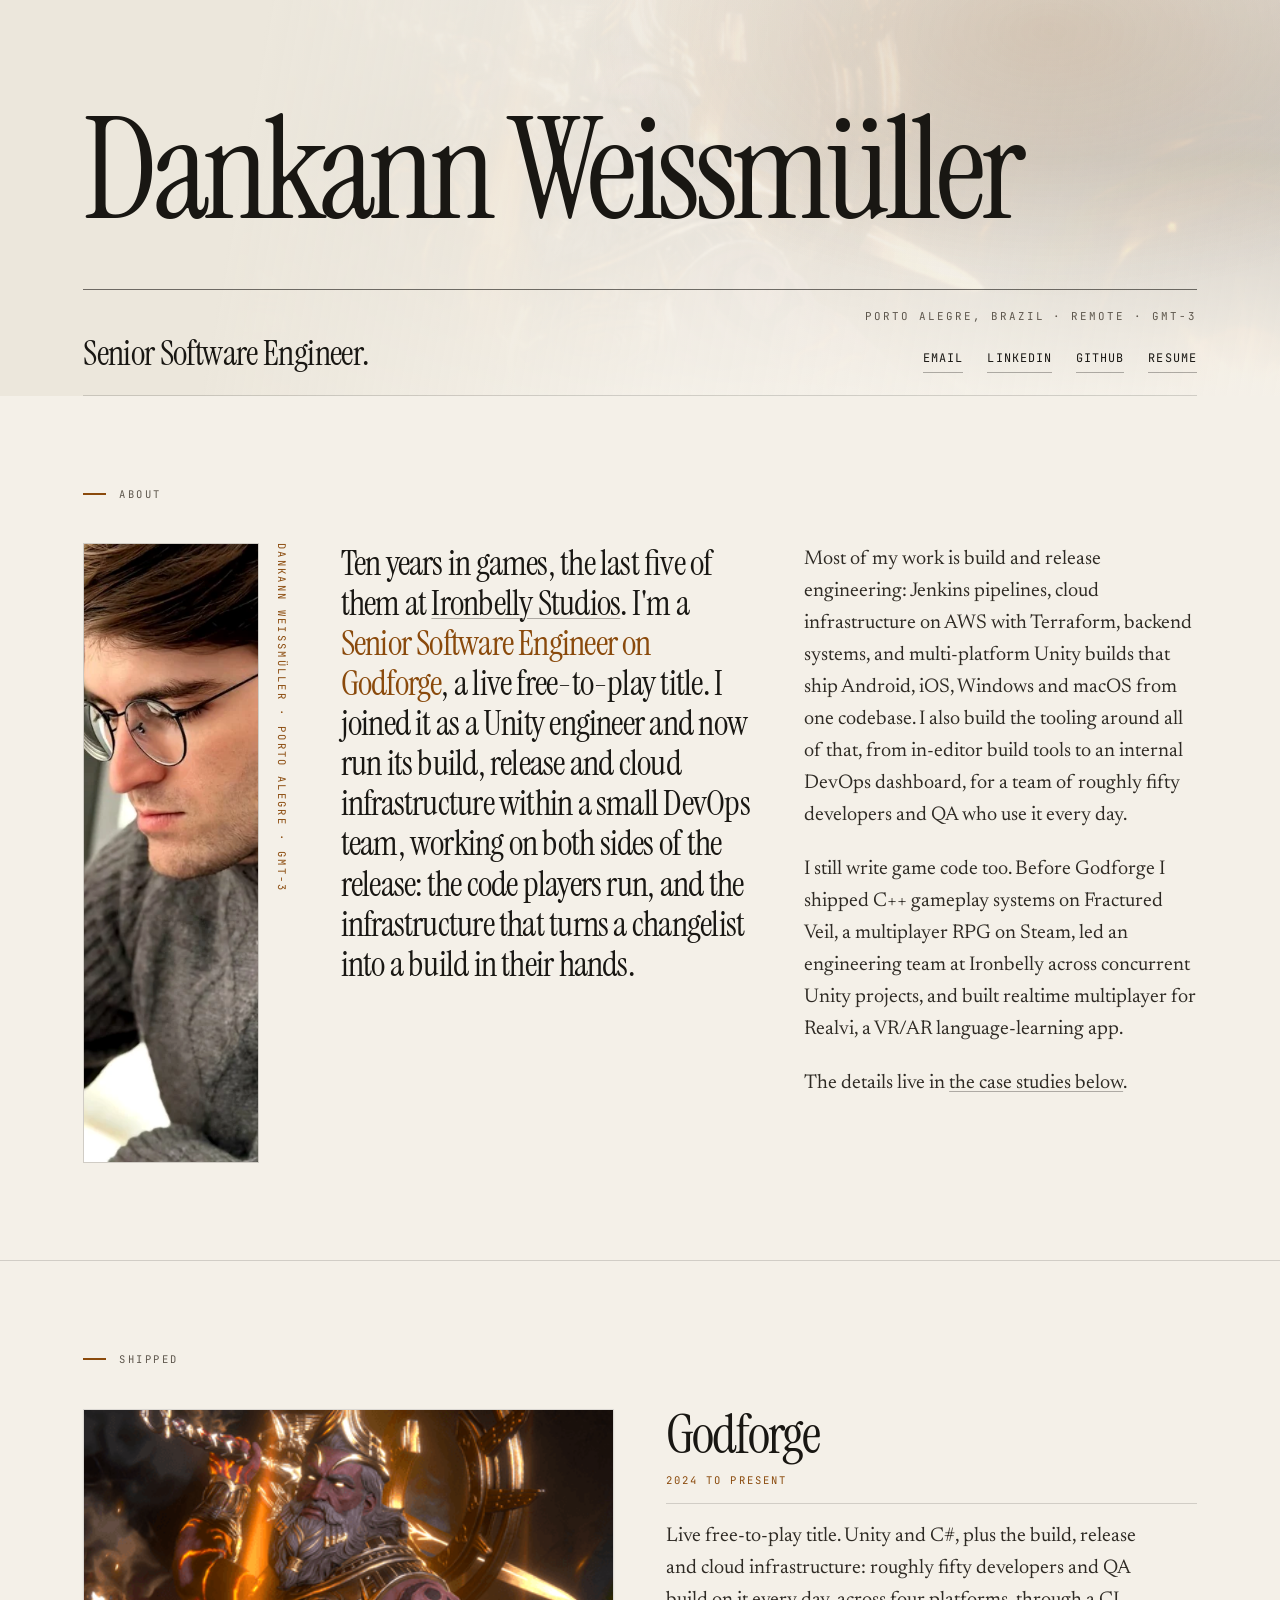
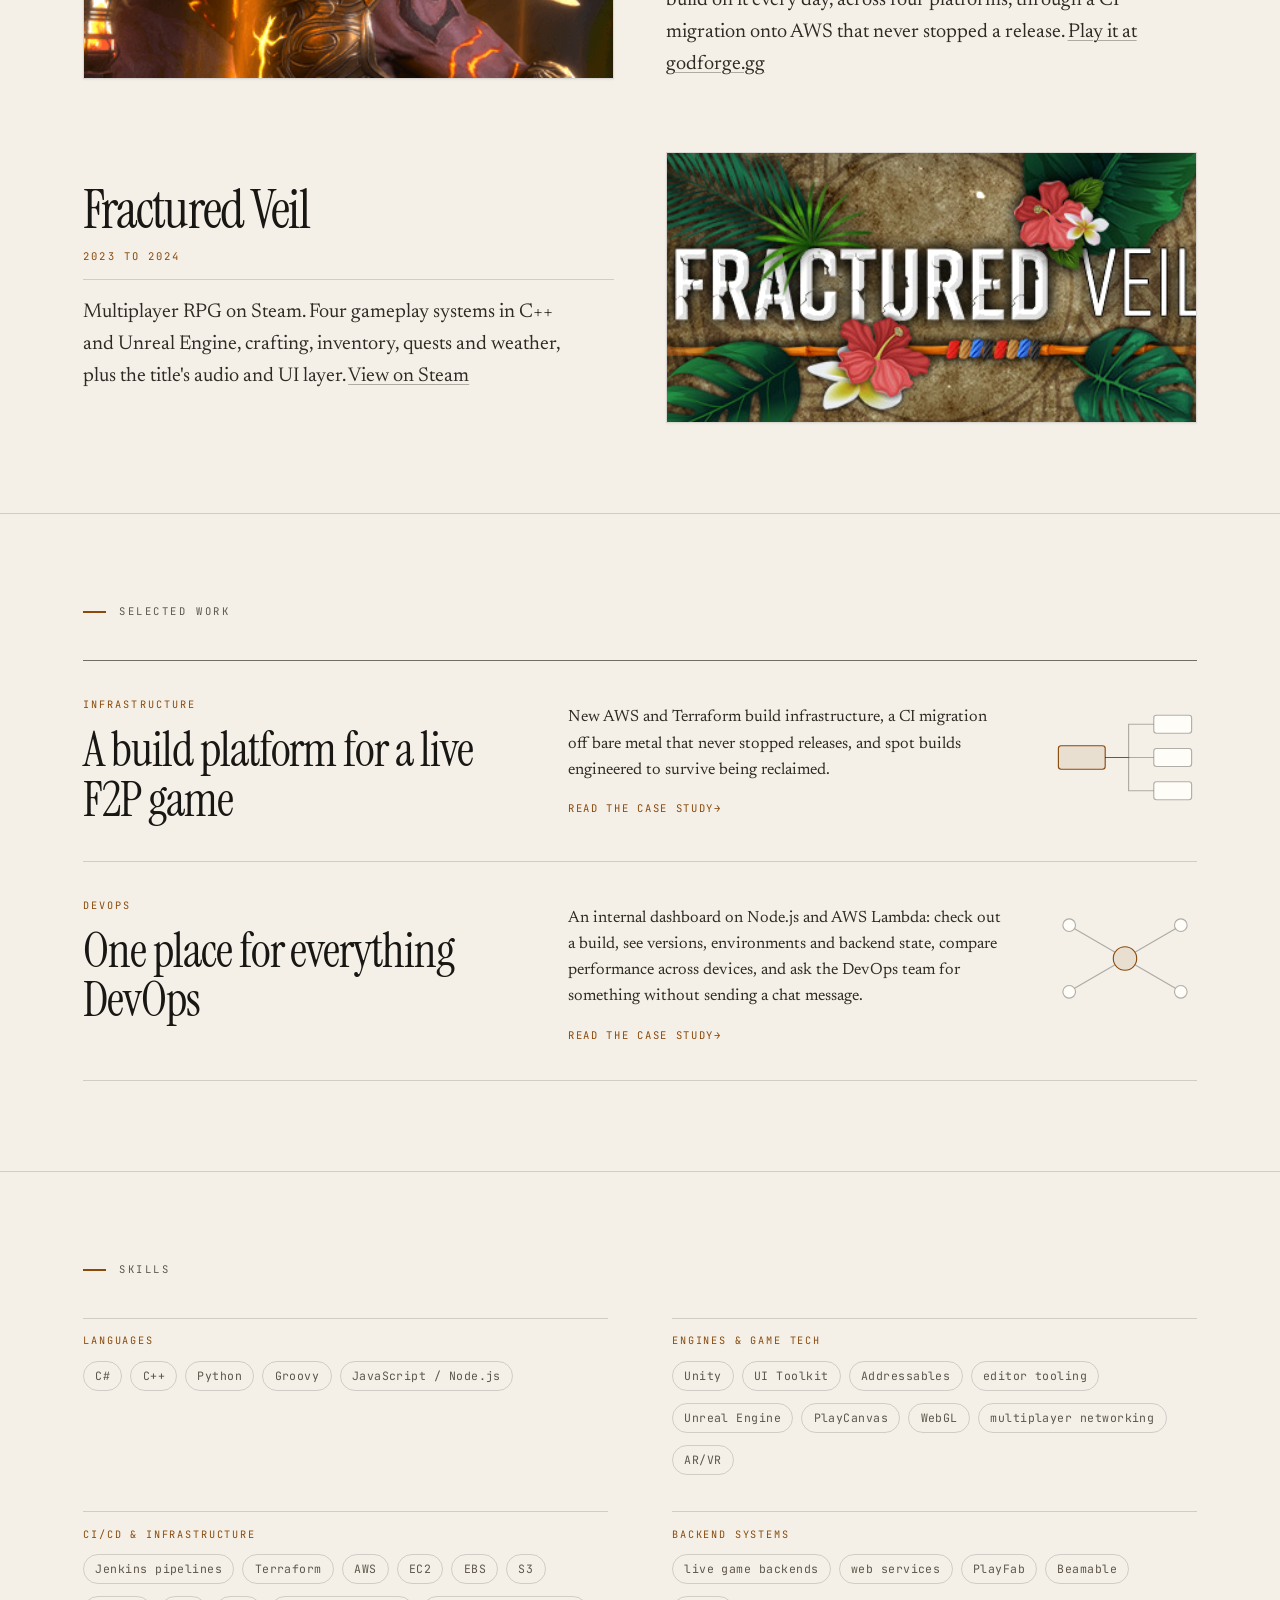
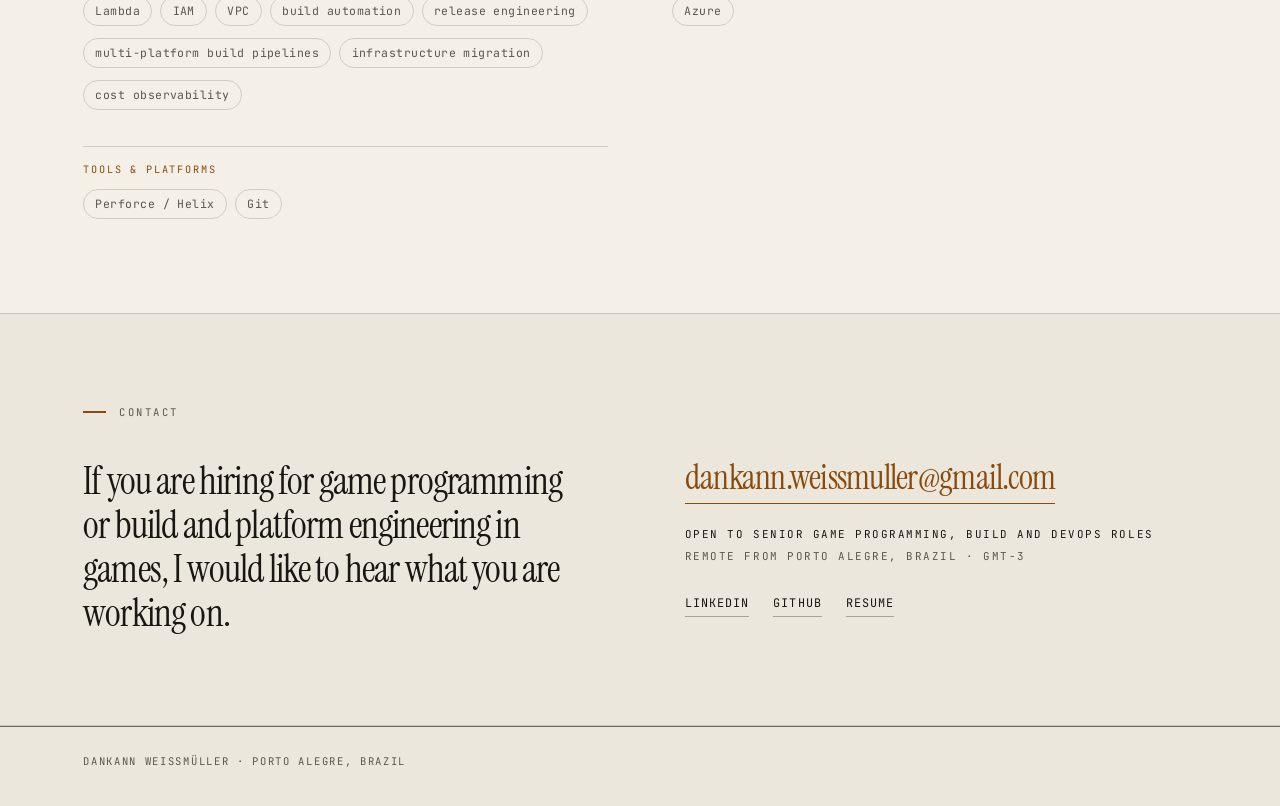
<file: index.html>
<!DOCTYPE html>
<html lang="en">
<head>
<meta charset="utf-8">
<meta name="viewport" content="width=device-width, initial-scale=1">
<title>Dankann Weissmüller · Senior Software Engineer</title>
<meta name="description" content="Senior software engineer, ten years in games. Unity and C# gameplay and editor tooling, plus the Jenkins, Terraform and AWS build infrastructure that ships live titles.">
<meta name="robots" content="index, follow">
<meta name="google-site-verification" content="iXU0j86H8h8uYFy4sYOWpJVVJGMr2GVcdspupExSYcc">
<meta name="theme-color" content="#0c0b0a" media="(prefers-color-scheme: dark)">
<meta name="theme-color" content="#f4f0e8" media="(prefers-color-scheme: light)">
<meta property="og:type" content="website">
<meta property="og:title" content="Dankann Weissmüller · Senior Software Engineer">
<meta property="og:description" content="Senior software engineer in games. Unity, C#, Jenkins, Terraform, AWS.">
<meta property="og:url" content="https://dankann.github.io/">
<meta property="og:image" content="https://dankann.github.io/assets/img/portrait-og.jpg">
<link rel="canonical" href="https://dankann.github.io/">
<link rel="icon" href="data:image/svg+xml,%3Csvg xmlns='http://www.w3.org/2000/svg' viewBox='0 0 64 64'%3E%3Crect width='64' height='64' rx='13' fill='%230e1014'/%3E%3Ctext x='32' y='41' text-anchor='middle' font-family='Helvetica,Arial,sans-serif' font-size='24' font-weight='700' letter-spacing='-1' fill='%23e0a458'%3EDW%3C/text%3E%3C/svg%3E">
<link rel="preconnect" href="https://fonts.googleapis.com">
<link rel="preconnect" href="https://fonts.gstatic.com" crossorigin>
<link rel="stylesheet" href="https://fonts.googleapis.com/css2?family=Instrument+Serif:ital@0;1&family=JetBrains+Mono:wght@400;500&family=Newsreader:opsz,wght@6..72,400;6..72,600&display=swap">
<link rel="stylesheet" href="style.css">
<script type="application/ld+json">
{
  "@context": "https://schema.org",
  "@type": "ProfilePage",
  "mainEntity": {
    "@type": "Person",
    "name": "Dankann Weissmüller",
    "jobTitle": "Senior Software Engineer",
    "url": "https://dankann.github.io/",
    "image": "https://dankann.github.io/assets/img/portrait-og.jpg",
    "sameAs": [
      "https://www.linkedin.com/in/dankannweissmuller",
      "https://github.com/Dankann"
    ]
  }
}
</script>
</head>
<body class="motion-reveal">

<header class="masthead">
  <div class="mast-art" aria-hidden="true"><img src="assets/img/godforge.png" alt="" width="640" height="200"></div>
  <div class="mast-scrim" aria-hidden="true"></div>
  <div class="wrap">
    <h1>Dankann Weissmüller</h1>
    <div class="mast-rule">
      <p class="tagline">Senior Software Engineer.</p>
      <div class="mast-side">
        <p class="meta">Porto Alegre, Brazil · Remote · GMT-3</p>
        <ul class="links">
          <li><a href="mailto:dankann.weissmuller@gmail.com">Email</a></li>
          <li><a href="https://www.linkedin.com/in/dankannweissmuller" rel="me noopener">LinkedIn</a></li>
          <li><a href="https://github.com/Dankann" rel="me noopener">GitHub</a></li>
          <li><a href="Dankann-Weissmuller-Resume.pdf" download>Resume</a></li>
        </ul>
      </div>
    </div>
  </div>
</header>

<main>

<section id="about">
  <div class="wrap">
    <p class="eyebrow">About</p>
    <div class="about-grid">
      <figure class="about-portrait reveal">
        <img src="assets/img/portrait.webp" alt="Dankann Weissmüller" width="440" height="800" loading="lazy">
        <figcaption>Dankann Weissmüller · Porto Alegre · GMT-3</figcaption>
      </figure>
      <p class="standfirst reveal">Ten years in games, the last five of them at <a href="https://www.ironbellystudios.com/" rel="noopener">Ironbelly Studios</a>. I'm a <strong>Senior Software Engineer on Godforge</strong>, a live free-to-play title. I joined it as a Unity engineer and now run its build, release and cloud infrastructure within a small DevOps team, working on both sides of the release: the code players run, and the infrastructure that turns a changelist into a build in their hands.</p>
      <div class="rest reveal">
        <p>Most of my work is build and release engineering: Jenkins pipelines, cloud infrastructure on AWS with Terraform, backend systems, and multi-platform Unity builds that ship Android, iOS, Windows and macOS from one codebase. I also build the tooling around all of that, from in-editor build tools to an internal DevOps dashboard, for a team of roughly fifty developers and QA who use it every day.</p>
        <p>I still write game code too. Before Godforge I shipped C++ gameplay systems on Fractured Veil, a multiplayer RPG on Steam, led an engineering team at Ironbelly across concurrent Unity projects, and built realtime multiplayer for Realvi, a VR/AR language-learning app.</p>
        <p>The details live in <a href="#work">the case studies below</a>.</p>
      </div>
    </div>
  </div>
</section>

<section id="shipped">
  <div class="wrap">
    <p class="eyebrow">Shipped</p>
    <ul class="plates">
      <li class="plate reveal">
        <div class="frame"><a href="https://godforge.gg/" rel="noopener"><img src="assets/img/godforge.png" alt="Godforge key art" width="640" height="200" loading="lazy"><video class="hover-vid" src="assets/vid/godforge.mp4" muted loop playsinline preload="none" aria-hidden="true" tabindex="-1"></video></a></div>
        <div>
          <span class="title"><a href="https://godforge.gg/" rel="noopener">Godforge</a></span>
          <span class="when">2024 to present</span>
          <span class="what">Live free-to-play title. Unity and C#, plus the build, release and cloud infrastructure: roughly fifty developers and QA build on it every day, across four platforms, through a CI migration onto AWS that never stopped a release. <a href="https://godforge.gg/" rel="noopener">Play it at godforge.gg</a></span>
        </div>
      </li>
      <li class="plate reveal">
        <div class="frame"><a href="https://store.steampowered.com/app/1128500/Fractured_Veil/" rel="noopener"><img src="assets/img/fractured-veil.jpg" alt="Fractured Veil key art" width="460" height="215" loading="lazy"><video class="hover-vid" src="assets/vid/fractured-veil.mp4" muted loop playsinline preload="none" aria-hidden="true" tabindex="-1"></video></a></div>
        <div>
          <span class="title"><a href="https://store.steampowered.com/app/1128500/Fractured_Veil/" rel="noopener">Fractured Veil</a></span>
          <span class="when">2023 to 2024</span>
          <span class="what">Multiplayer RPG on Steam. Four gameplay systems in C++ and Unreal Engine, crafting, inventory, quests and weather, plus the title's audio and UI layer. <a href="https://store.steampowered.com/app/1128500/Fractured_Veil/" rel="noopener">View on Steam</a></span>
        </div>
      </li>
    </ul>
  </div>
</section>

<section id="work">
  <div class="wrap">
    <p class="eyebrow">Selected work</p>
    <ul class="index">
      <li><a href="work/build-platform.html">
        <div>
          <p class="k">Infrastructure</p>
          <h3>A build platform for a live F2P game</h3>
        </div>
        <div class="col2">
          <p>New AWS and Terraform build infrastructure, a CI migration off bare metal that never stopped releases, and spot builds engineered to survive being reclaimed.</p>
          <span class="more">Read the case study</span>
        </div>
        <svg class="fig" viewBox="0 0 160 110" aria-hidden="true" focusable="false">
          <rect class="dg-box-accent" x="6" y="42" width="52" height="26" rx="3"/>
          <path class="dg-line" d="M58,55 H84 V18 H112"/>
          <path class="dg-line" d="M58,55 H112"/>
          <path class="dg-line" d="M58,55 H84 V92 H112"/>
          <rect class="dg-box" x="112" y="8" width="42" height="20" rx="3"/>
          <rect class="dg-box" x="112" y="45" width="42" height="20" rx="3"/>
          <rect class="dg-box" x="112" y="82" width="42" height="20" rx="3"/>
        </svg>
      </a></li>
      <li><a href="work/devops-dashboard.html">
        <div>
          <p class="k">DevOps</p>
          <h3>One place for everything DevOps</h3>
        </div>
        <div class="col2">
          <p>An internal dashboard on Node.js and AWS Lambda: check out a build, see versions, environments and backend state, compare performance across devices, and ask the DevOps team for something without sending a chat message.</p>
          <span class="more">Read the case study</span>
        </div>
        <svg class="fig" viewBox="0 0 160 110" aria-hidden="true" focusable="false">
          <path class="dg-line" d="M69,48 L24,22"/>
          <path class="dg-line" d="M91,48 L136,22"/>
          <path class="dg-line" d="M69,62 L24,88"/>
          <path class="dg-line" d="M91,62 L136,88"/>
          <circle class="dg-box-accent" cx="80" cy="55" r="13"/>
          <circle class="dg-box" cx="18" cy="18" r="7"/>
          <circle class="dg-box" cx="142" cy="18" r="7"/>
          <circle class="dg-box" cx="18" cy="92" r="7"/>
          <circle class="dg-box" cx="142" cy="92" r="7"/>
        </svg>
      </a></li>
    </ul>
  </div>
</section>

<section id="skills">
  <div class="wrap">
    <p class="eyebrow">Skills</p>
    <dl class="skills">
      <div class="reveal">
        <dt>Languages</dt>
        <dd>
          <ul class="tags">
            <li>C#</li>
            <li>C++</li>
            <li>Python</li>
            <li>Groovy</li>
            <li>JavaScript / Node.js</li>
          </ul>
        </dd>
      </div>
      <div class="reveal">
        <dt>Engines &amp; game tech</dt>
        <dd>
          <ul class="tags">
            <li>Unity</li>
            <li>UI Toolkit</li>
            <li>Addressables</li>
            <li>editor tooling</li>
            <li>Unreal Engine</li>
            <li>PlayCanvas</li>
            <li>WebGL</li>
            <li>multiplayer networking</li>
            <li>AR/VR</li>
          </ul>
        </dd>
      </div>
      <div class="reveal">
        <dt>CI/CD &amp; infrastructure</dt>
        <dd>
          <ul class="tags">
            <li>Jenkins pipelines</li>
            <li>Terraform</li>
            <li>AWS</li>
            <li>EC2</li>
            <li>EBS</li>
            <li>S3</li>
            <li>Lambda</li>
            <li>IAM</li>
            <li>VPC</li>
            <li>build automation</li>
            <li>release engineering</li>
            <li>multi-platform build pipelines</li>
            <li>infrastructure migration</li>
            <li>cost observability</li>
          </ul>
        </dd>
      </div>
      <div class="reveal">
        <dt>Backend systems</dt>
        <dd>
          <ul class="tags">
            <li>live game backends</li>
            <li>web services</li>
            <li>PlayFab</li>
            <li>Beamable</li>
            <li>Azure</li>
          </ul>
        </dd>
      </div>
      <div class="reveal">
        <dt>Tools &amp; platforms</dt>
        <dd>
          <ul class="tags">
            <li>Perforce / Helix</li>
            <li>Git</li>
          </ul>
        </dd>
      </div>
    </dl>
  </div>
</section>

<section id="contact">
  <div class="wrap">
    <p class="eyebrow">Contact</p>
    <div class="contact-grid">
      <p class="invite reveal">If you are hiring for game programming or build and platform engineering in games, I would like to hear what you are working on.</p>
      <div class="contact-side reveal">
        <a class="cta" href="mailto:dankann.weissmuller@gmail.com">dankann.weissmuller@gmail.com</a>
        <p class="status">
          <span>Open to senior game programming, build and DevOps roles</span>
          <span>Remote from Porto Alegre, Brazil · GMT-3</span>
        </p>
        <ul class="links">
          <li><a href="https://www.linkedin.com/in/dankannweissmuller" rel="me noopener">LinkedIn</a></li>
          <li><a href="https://github.com/Dankann" rel="me noopener">GitHub</a></li>
          <li><a href="Dankann-Weissmuller-Resume.pdf" download>Resume</a></li>
        </ul>
      </div>
    </div>
  </div>
</section>

</main>

<footer>
  <div class="wrap">
    <p class="colophon">Dankann Weissmüller · Porto Alegre, Brazil</p>
  </div>
</footer>

<script src="assets/js/hover-video.js" defer></script>
</body>
</html>
</file>
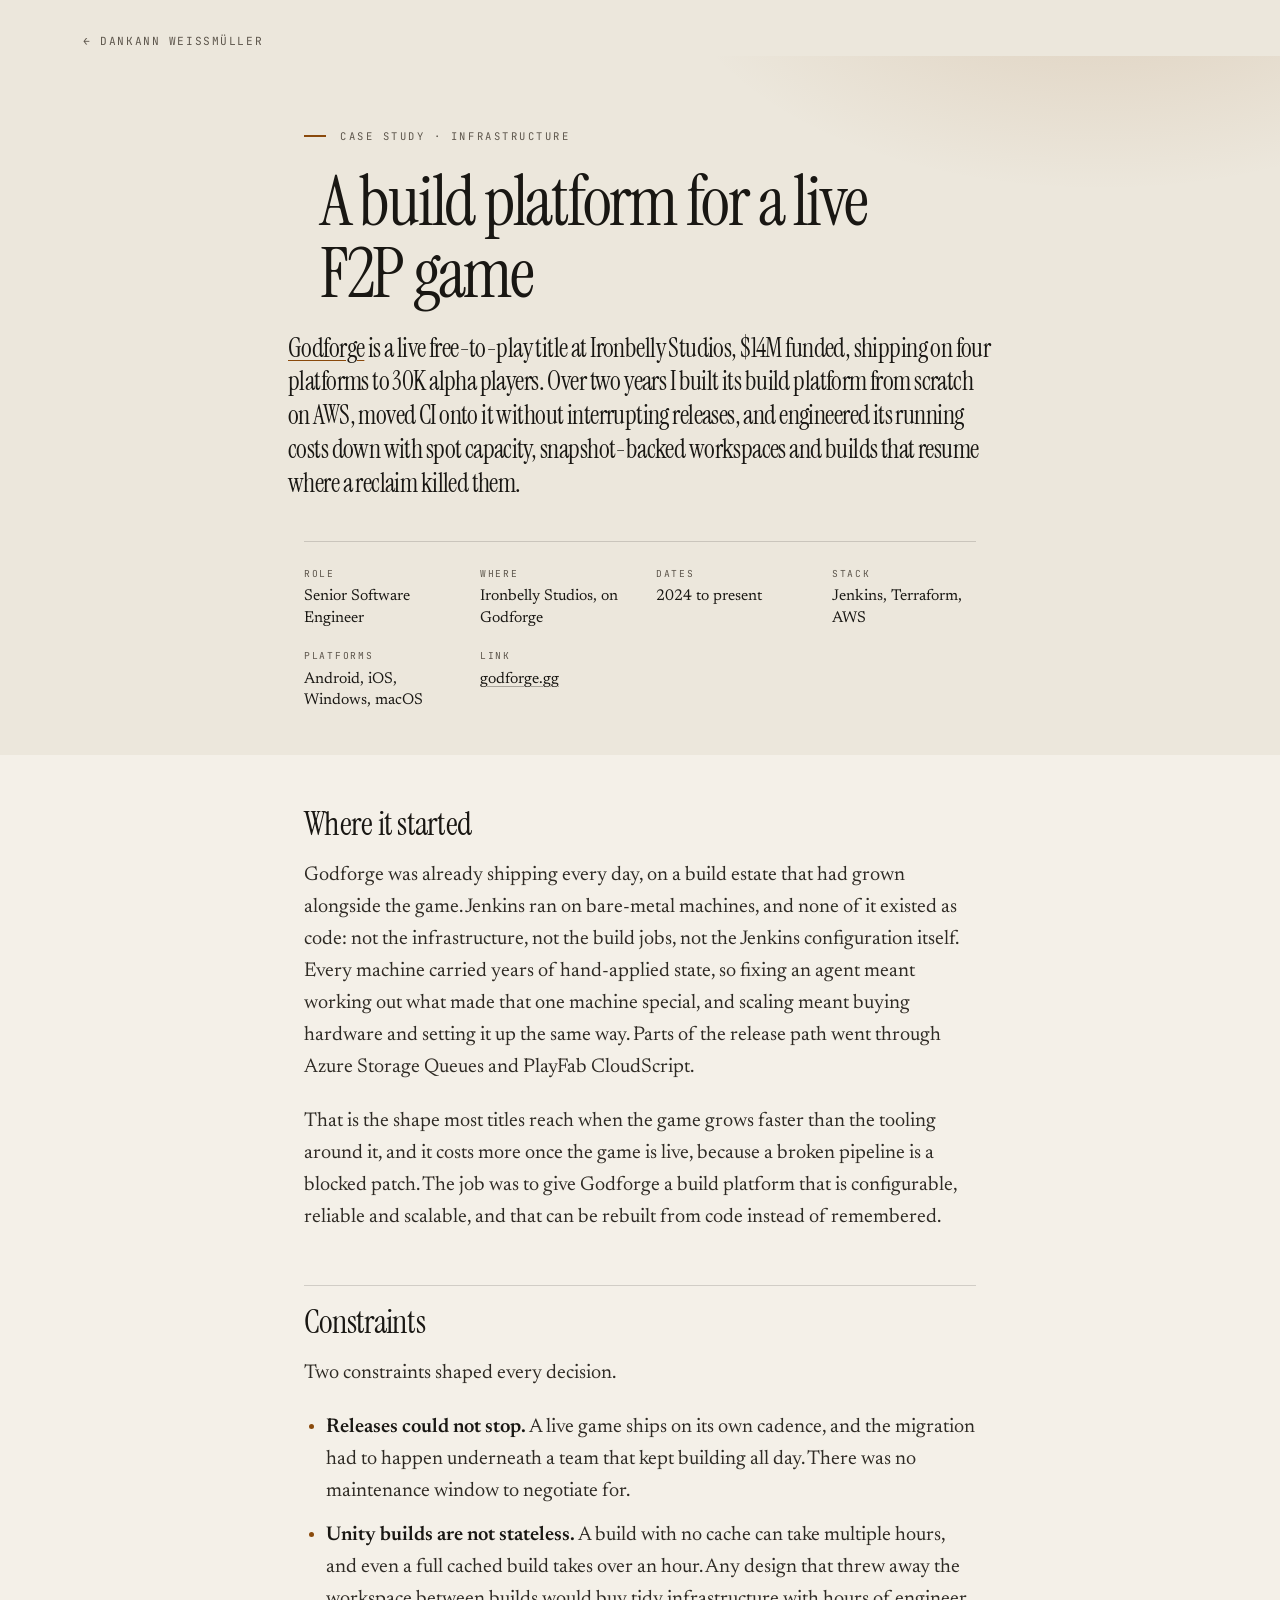
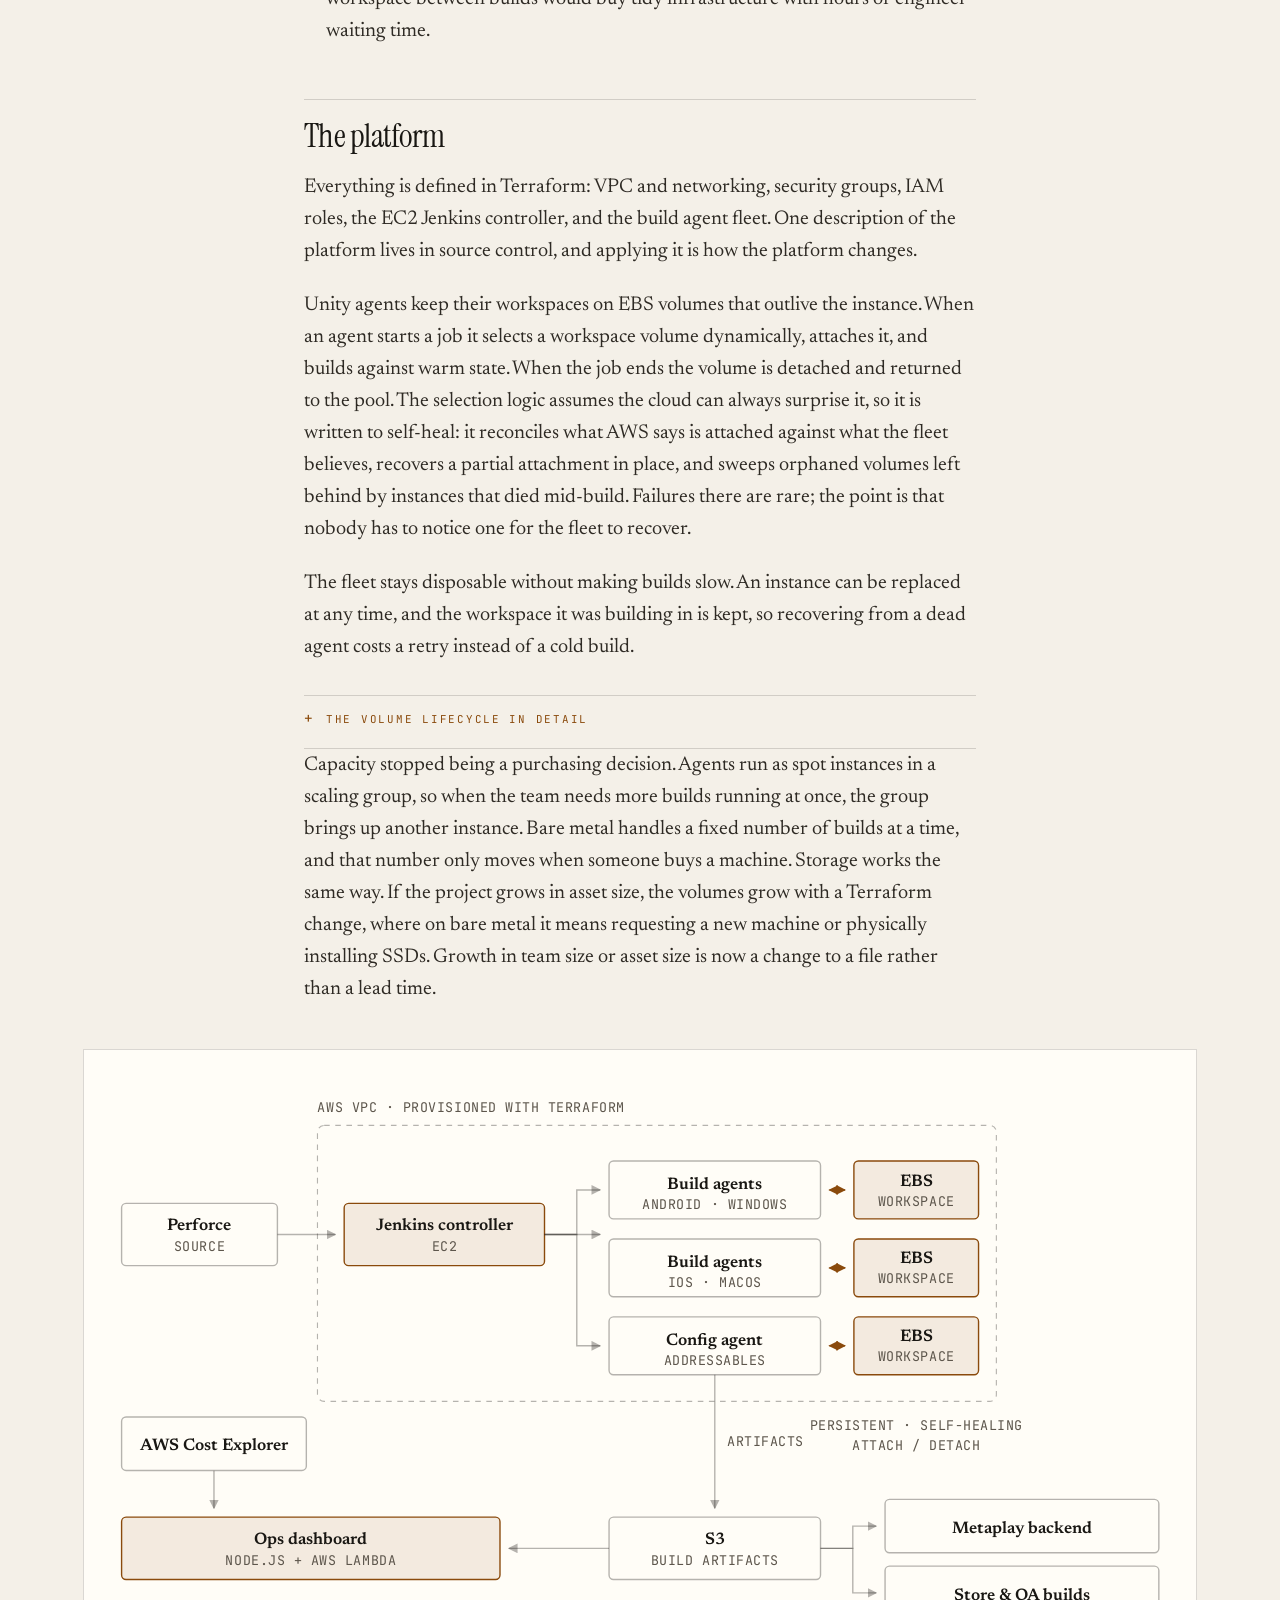
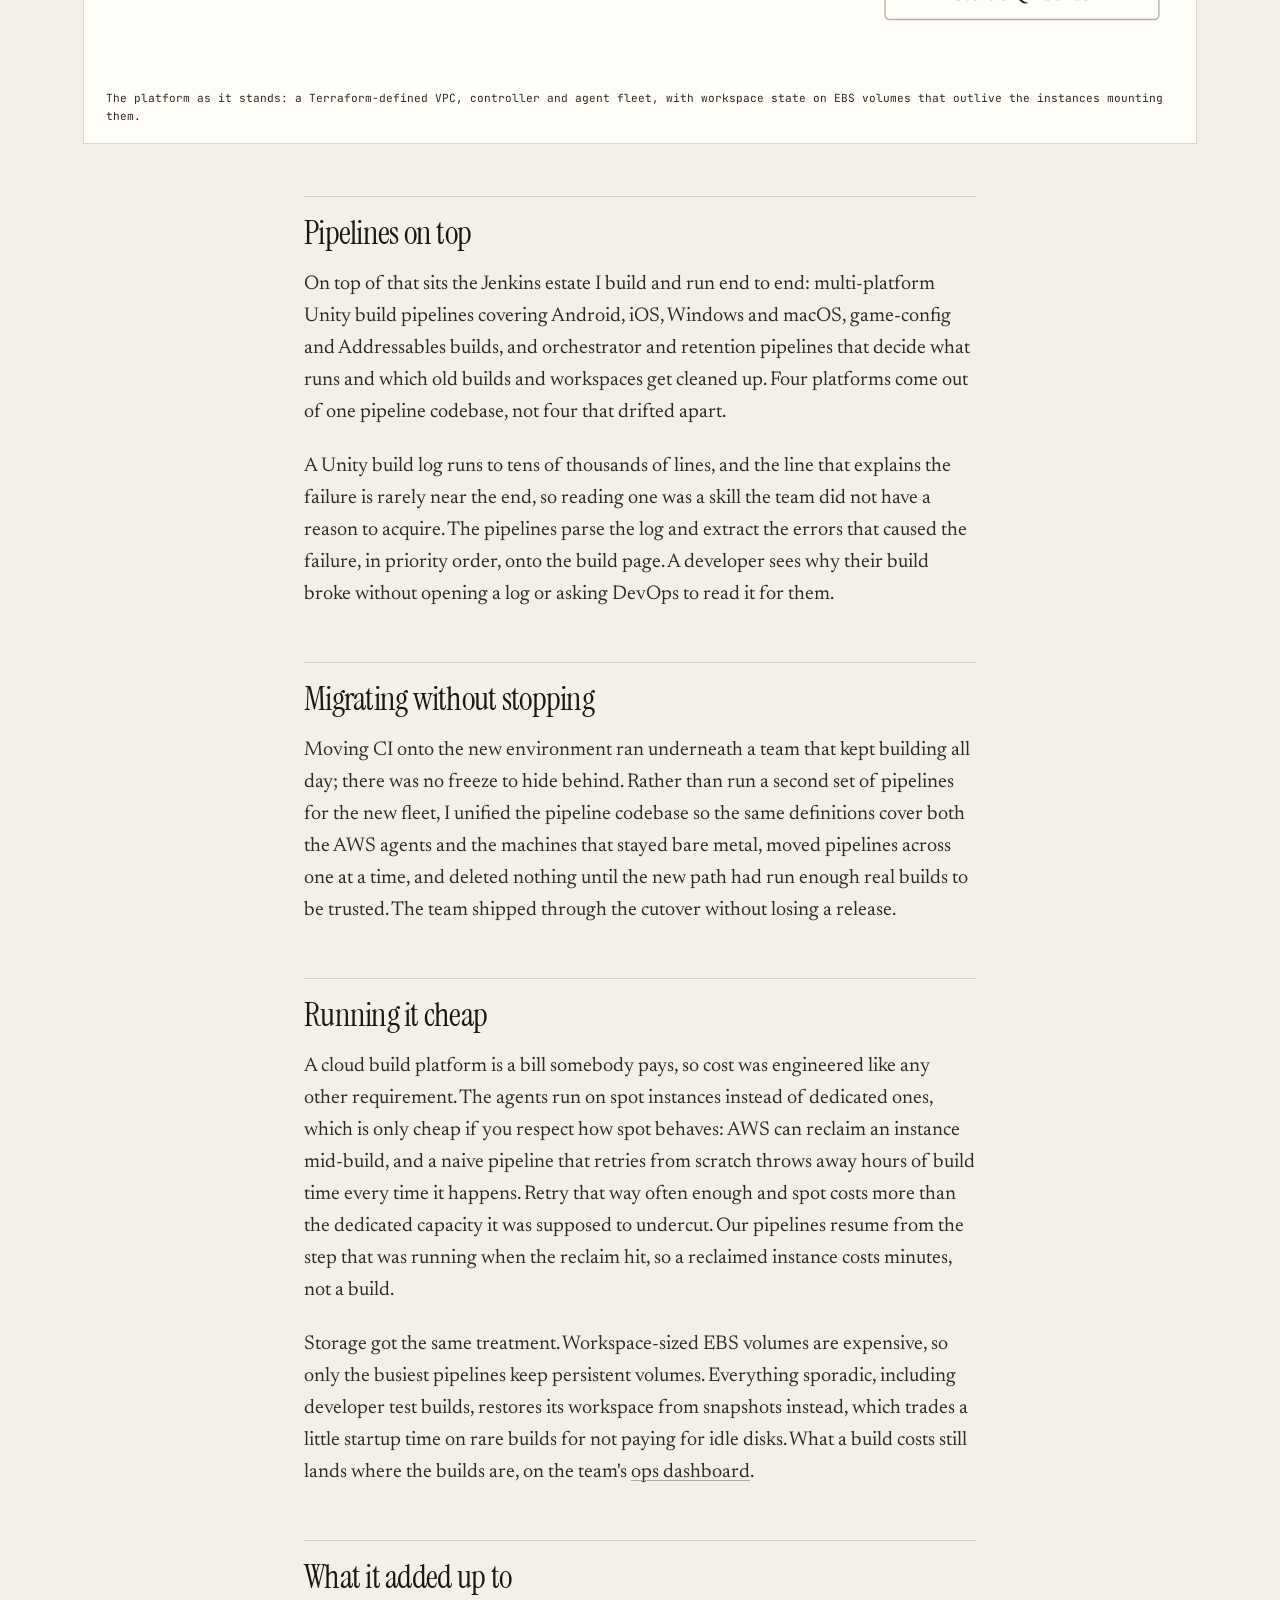
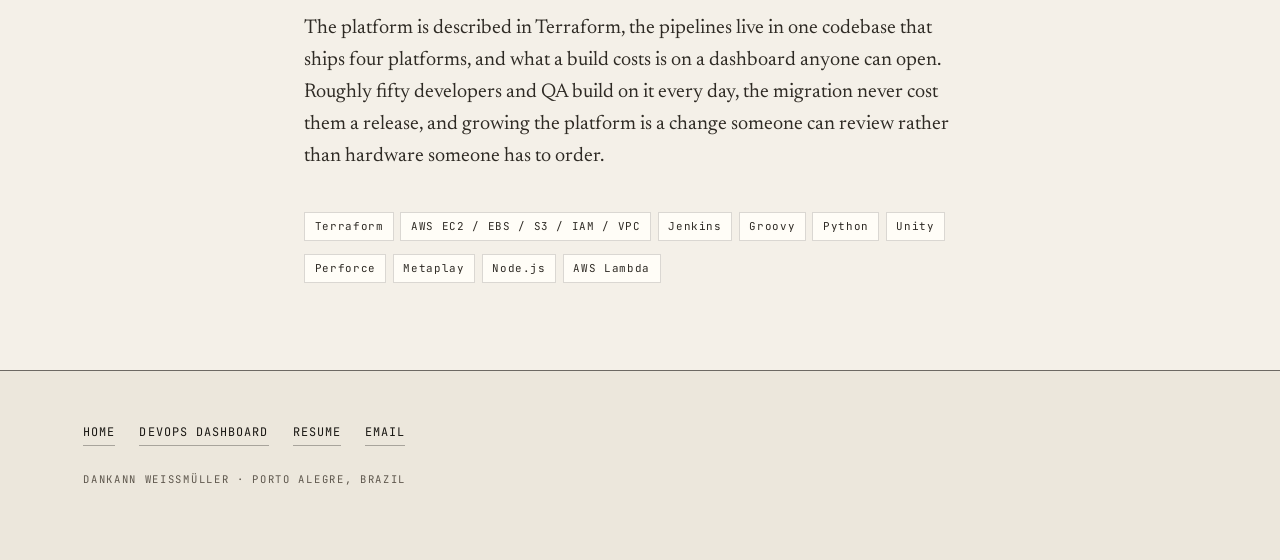
<file: work/build-platform.html>
<!DOCTYPE html>
<html lang="en">
<head>
<meta charset="utf-8">
<meta name="viewport" content="width=device-width, initial-scale=1">
<title>A build platform for a live F2P game · Dankann Weissmüller</title>
<meta name="description" content="Building Godforge's build and release platform from scratch on AWS and Terraform, migrating CI off bare metal without interrupting releases, and engineering the cost of running it on spot capacity.">
<meta name="robots" content="index, follow">
<meta property="og:type" content="article">
<meta property="og:title" content="A build platform for a live F2P game">
<meta property="og:description" content="New AWS and Terraform build infrastructure, a live migration that never stopped releases, and spot builds that survive being reclaimed.">
<meta property="og:url" content="https://dankann.github.io/work/build-platform.html">
<meta property="og:image" content="https://dankann.github.io/assets/img/godforge.png">
<link rel="canonical" href="https://dankann.github.io/work/build-platform.html">
<link rel="icon" href="data:image/svg+xml,%3Csvg xmlns='http://www.w3.org/2000/svg' viewBox='0 0 64 64'%3E%3Crect width='64' height='64' rx='13' fill='%230e1014'/%3E%3Ctext x='32' y='41' text-anchor='middle' font-family='Helvetica,Arial,sans-serif' font-size='24' font-weight='700' letter-spacing='-1' fill='%23e0a458'%3EDW%3C/text%3E%3C/svg%3E">
<link rel="preconnect" href="https://fonts.googleapis.com">
<link rel="preconnect" href="https://fonts.gstatic.com" crossorigin>
<link rel="stylesheet" href="https://fonts.googleapis.com/css2?family=Instrument+Serif:ital@0;1&family=JetBrains+Mono:wght@400;500&family=Newsreader:opsz,wght@6..72,400;6..72,600&display=swap">
<link rel="stylesheet" href="../style.css">
</head>
<body class="motion-reveal">

<div class="topbar">
  <div class="wrap"><a class="back" href="../index.html">&#8592; Dankann Weissmüller</a></div>
</div>

<header class="case-head">
  <div class="wrap">
    <p class="eyebrow">Case study · Infrastructure</p>
    <h1>A build platform for a live F2P game</h1>
    <p class="standfirst"><a href="https://godforge.gg/" rel="noopener">Godforge</a> is a live free-to-play title at Ironbelly Studios, $14M funded, shipping on four platforms to 30K alpha players. Over two years I built its build platform from scratch on AWS, moved CI onto it without interrupting releases, and engineered its running costs down with spot capacity, snapshot-backed workspaces and builds that resume where a reclaim killed them.</p>
    <dl class="facts">
      <div><dt>Role</dt><dd>Senior Software Engineer</dd></div>
      <div><dt>Where</dt><dd>Ironbelly Studios, on Godforge</dd></div>
      <div><dt>Dates</dt><dd>2024 to present</dd></div>
      <div><dt>Stack</dt><dd>Jenkins, Terraform, AWS</dd></div>
      <div><dt>Platforms</dt><dd>Android, iOS, Windows, macOS</dd></div>
      <div><dt>Link</dt><dd><a href="https://godforge.gg/" rel="noopener">godforge.gg</a></dd></div>
    </dl>
  </div>
</header>

<main class="case">
  <div class="wrap">

    <h2>Where it started</h2>
    <p>Godforge was already shipping every day, on a build estate that had grown alongside the game. Jenkins ran on bare-metal machines, and none of it existed as code: not the infrastructure, not the build jobs, not the Jenkins configuration itself. Every machine carried years of hand-applied state, so fixing an agent meant working out what made that one machine special, and scaling meant buying hardware and setting it up the same way. Parts of the release path went through Azure Storage Queues and PlayFab CloudScript.</p>
    <p>That is the shape most titles reach when the game grows faster than the tooling around it, and it costs more once the game is live, because a broken pipeline is a blocked patch. The job was to give Godforge a build platform that is configurable, reliable and scalable, and that can be rebuilt from code instead of remembered.</p>

    <h2>Constraints</h2>
    <p>Two constraints shaped every decision.</p>
    <ul>
      <li><strong>Releases could not stop.</strong> A live game ships on its own cadence, and the migration had to happen underneath a team that kept building all day. There was no maintenance window to negotiate for.</li>
      <li><strong>Unity builds are not stateless.</strong> A build with no cache can take multiple hours, and even a full cached build takes over an hour. Any design that threw away the workspace between builds would buy tidy infrastructure with hours of engineer waiting time.</li>
    </ul>

    <h2>The platform</h2>
    <p>Everything is defined in Terraform: VPC and networking, security groups, IAM roles, the EC2 Jenkins controller, and the build agent fleet. One description of the platform lives in source control, and applying it is how the platform changes.</p>
    <p>Unity agents keep their workspaces on EBS volumes that outlive the instance. When an agent starts a job it selects a workspace volume dynamically, attaches it, and builds against warm state. When the job ends the volume is detached and returned to the pool. The selection logic assumes the cloud can always surprise it, so it is written to self-heal: it reconciles what AWS says is attached against what the fleet believes, recovers a partial attachment in place, and sweeps orphaned volumes left behind by instances that died mid-build. Failures there are rare; the point is that nobody has to notice one for the fleet to recover.</p>
    <p>The fleet stays disposable without making builds slow. An instance can be replaced at any time, and the workspace it was building in is kept, so recovering from a dead agent costs a retry instead of a cold build.</p>
    <details class="detail">
      <summary>The volume lifecycle in detail</summary>
      <ul>
        <li>An agent picking up a job selects a free workspace volume from the pool, attaches it, and builds against whatever state the previous job on that volume left behind.</li>
        <li>The fleet never trusts its own record of what is mounted. It reconciles against what AWS reports before it acts, so a stale record cannot strand a volume.</li>
        <li>A partial attachment is recovered in place rather than abandoned, so a half-attached volume does not cost the job a cold build.</li>
        <li>Volumes orphaned by instances that died mid-build are swept and returned to the pool, so a dead agent does not quietly remove capacity from the fleet.</li>
        <li>Because the workspace outlives the instance, replacing an agent costs a retry instead of a build from cold. That is what makes a spot fleet usable for Unity builds at all.</li>
      </ul>
    </details>

    <p>Capacity stopped being a purchasing decision. Agents run as spot instances in a scaling group, so when the team needs more builds running at once, the group brings up another instance. Bare metal handles a fixed number of builds at a time, and that number only moves when someone buys a machine. Storage works the same way. If the project grows in asset size, the volumes grow with a Terraform change, where on bare metal it means requesting a new machine or physically installing SSDs. Growth in team size or asset size is now a change to a file rather than a lead time.</p>

    <figure>
      <svg viewBox="0 0 960 540" role="img" aria-labelledby="diagram-title diagram-desc">
        <title id="diagram-title">Godforge build platform architecture</title>
        <desc id="diagram-desc">Perforce feeds an EC2 Jenkins controller inside a Terraform-provisioned AWS VPC. The controller dispatches to build agents covering Android and Windows, build agents covering iOS and macOS, and a config agent for Addressables, each attaching a persistent EBS workspace volume. Agents publish artifacts to S3, which feeds the Metaplay backend and store and QA builds, and also feeds an ops dashboard alongside AWS Cost Explorer.</desc>
        <defs>
          <marker id="ar" viewBox="0 0 9 9" refX="8" refY="4.5" markerWidth="7" markerHeight="7" orient="auto-start-reverse">
            <path class="dg-arrow" d="M0,0 L9,4.5 L0,9 z"/>
          </marker>
          <marker id="ar-a" viewBox="0 0 9 9" refX="8" refY="4.5" markerWidth="7" markerHeight="7" orient="auto-start-reverse">
            <path class="dg-arrow-accent" d="M0,0 L9,4.5 L0,9 z"/>
          </marker>
        </defs>

        <text class="dg-s" x="190" y="36">AWS VPC · PROVISIONED WITH TERRAFORM</text>
        <rect class="dg-zone" x="190" y="48" width="610" height="248" rx="6"/>

        <rect class="dg-box" x="14" y="118" width="140" height="56" rx="4"/>
        <text class="dg-t" x="84" y="142" text-anchor="middle">Perforce</text>
        <text class="dg-s" x="84" y="161" text-anchor="middle">SOURCE</text>

        <path class="dg-line" d="M154,146 H206" marker-end="url(#ar)"/>

        <rect class="dg-box-accent" x="214" y="118" width="180" height="56" rx="4"/>
        <text class="dg-t" x="304" y="142" text-anchor="middle">Jenkins controller</text>
        <text class="dg-s" x="304" y="161" text-anchor="middle">EC2</text>

        <path class="dg-line" d="M394,146 H423 V106 H444" marker-end="url(#ar)"/>
        <path class="dg-line" d="M394,146 H444" marker-end="url(#ar)"/>
        <path class="dg-line" d="M394,146 H423 V246 H444" marker-end="url(#ar)"/>

        <rect class="dg-box" x="452" y="80" width="190" height="52" rx="4"/>
        <text class="dg-t" x="547" y="105" text-anchor="middle">Build agents</text>
        <text class="dg-s" x="547" y="123" text-anchor="middle">ANDROID · WINDOWS</text>

        <rect class="dg-box" x="452" y="150" width="190" height="52" rx="4"/>
        <text class="dg-t" x="547" y="175" text-anchor="middle">Build agents</text>
        <text class="dg-s" x="547" y="193" text-anchor="middle">IOS · MACOS</text>

        <rect class="dg-box" x="452" y="220" width="190" height="52" rx="4"/>
        <text class="dg-t" x="547" y="245" text-anchor="middle">Config agent</text>
        <text class="dg-s" x="547" y="263" text-anchor="middle">ADDRESSABLES</text>

        <path class="dg-line-accent" d="M650,106 H664" marker-start="url(#ar-a)" marker-end="url(#ar-a)"/>
        <path class="dg-line-accent" d="M650,176 H664" marker-start="url(#ar-a)" marker-end="url(#ar-a)"/>
        <path class="dg-line-accent" d="M650,246 H664" marker-start="url(#ar-a)" marker-end="url(#ar-a)"/>

        <rect class="dg-box-accent" x="672" y="80" width="112" height="52" rx="4"/>
        <text class="dg-t" x="728" y="102" text-anchor="middle">EBS</text>
        <text class="dg-s" x="728" y="120" text-anchor="middle">WORKSPACE</text>

        <rect class="dg-box-accent" x="672" y="150" width="112" height="52" rx="4"/>
        <text class="dg-t" x="728" y="172" text-anchor="middle">EBS</text>
        <text class="dg-s" x="728" y="190" text-anchor="middle">WORKSPACE</text>

        <rect class="dg-box-accent" x="672" y="220" width="112" height="52" rx="4"/>
        <text class="dg-t" x="728" y="242" text-anchor="middle">EBS</text>
        <text class="dg-s" x="728" y="260" text-anchor="middle">WORKSPACE</text>

        <text class="dg-s" x="728" y="322" text-anchor="middle">PERSISTENT · SELF-HEALING</text>
        <text class="dg-s" x="728" y="340" text-anchor="middle">ATTACH / DETACH</text>

        <path class="dg-line" d="M547,272 V392" marker-end="url(#ar)"/>
        <text class="dg-s" x="558" y="336">ARTIFACTS</text>

        <rect class="dg-box" x="452" y="400" width="190" height="56" rx="4"/>
        <text class="dg-t" x="547" y="424" text-anchor="middle">S3</text>
        <text class="dg-s" x="547" y="443" text-anchor="middle">BUILD ARTIFACTS</text>

        <path class="dg-line" d="M642,428 H671 V408 H692" marker-end="url(#ar)"/>
        <path class="dg-line" d="M642,428 H671 V468 H692" marker-end="url(#ar)"/>

        <rect class="dg-box" x="700" y="384" width="246" height="48" rx="4"/>
        <text class="dg-t" x="823" y="414" text-anchor="middle">Metaplay backend</text>

        <rect class="dg-box" x="700" y="444" width="246" height="48" rx="4"/>
        <text class="dg-t" x="823" y="474" text-anchor="middle">Store &amp; QA builds</text>

        <path class="dg-line" d="M452,428 H362" marker-end="url(#ar)"/>
        <path class="dg-line" d="M97,358 V392" marker-end="url(#ar)"/>

        <rect class="dg-box" x="14" y="310" width="166" height="48" rx="4"/>
        <text class="dg-t" x="97" y="340" text-anchor="middle">AWS Cost Explorer</text>

        <rect class="dg-box-accent" x="14" y="400" width="340" height="56" rx="4"/>
        <text class="dg-t" x="184" y="424" text-anchor="middle">Ops dashboard</text>
        <text class="dg-s" x="184" y="443" text-anchor="middle">NODE.JS + AWS LAMBDA</text>
      </svg>
      <figcaption>The platform as it stands: a Terraform-defined VPC, controller and agent fleet, with workspace state on EBS volumes that outlive the instances mounting them.</figcaption>
    </figure>

    <h2>Pipelines on top</h2>
    <p>On top of that sits the Jenkins estate I build and run end to end: multi-platform Unity build pipelines covering Android, iOS, Windows and macOS, game-config and Addressables builds, and orchestrator and retention pipelines that decide what runs and which old builds and workspaces get cleaned up. Four platforms come out of one pipeline codebase, not four that drifted apart.</p>
    <p>A Unity build log runs to tens of thousands of lines, and the line that explains the failure is rarely near the end, so reading one was a skill the team did not have a reason to acquire. The pipelines parse the log and extract the errors that caused the failure, in priority order, onto the build page. A developer sees why their build broke without opening a log or asking DevOps to read it for them.</p>

    <h2>Migrating without stopping</h2>
    <p>Moving CI onto the new environment ran underneath a team that kept building all day; there was no freeze to hide behind. Rather than run a second set of pipelines for the new fleet, I unified the pipeline codebase so the same definitions cover both the AWS agents and the machines that stayed bare metal, moved pipelines across one at a time, and deleted nothing until the new path had run enough real builds to be trusted. The team shipped through the cutover without losing a release.</p>

    <h2>Running it cheap</h2>
    <p>A cloud build platform is a bill somebody pays, so cost was engineered like any other requirement. The agents run on spot instances instead of dedicated ones, which is only cheap if you respect how spot behaves: AWS can reclaim an instance mid-build, and a naive pipeline that retries from scratch throws away hours of build time every time it happens. Retry that way often enough and spot costs more than the dedicated capacity it was supposed to undercut. Our pipelines resume from the step that was running when the reclaim hit, so a reclaimed instance costs minutes, not a build.</p>
    <p>Storage got the same treatment. Workspace-sized EBS volumes are expensive, so only the busiest pipelines keep persistent volumes. Everything sporadic, including developer test builds, restores its workspace from snapshots instead, which trades a little startup time on rare builds for not paying for idle disks. What a build costs still lands where the builds are, on the team's <a href="devops-dashboard.html">ops dashboard</a>.</p>

    <h2>What it added up to</h2>
    <p>The platform is described in Terraform, the pipelines live in one codebase that ships four platforms, and what a build costs is on a dashboard anyone can open. Roughly fifty developers and QA build on it every day, the migration never cost them a release, and growing the platform is a change someone can review rather than hardware someone has to order.</p>

    <ul class="stack">
      <li>Terraform</li>
      <li>AWS EC2 / EBS / S3 / IAM / VPC</li>
      <li>Jenkins</li>
      <li>Groovy</li>
      <li>Python</li>
      <li>Unity</li>
      <li>Perforce</li>
      <li>Metaplay</li>
      <li>Node.js</li>
      <li>AWS Lambda</li>
    </ul>

  </div>
</main>

<footer>
  <div class="wrap">
    <ul class="links">
      <li><a href="../index.html">Home</a></li>
      <li><a href="devops-dashboard.html">DevOps dashboard</a></li>
      <li><a href="../Dankann-Weissmuller-Resume.pdf" download>Resume</a></li>
      <li><a href="mailto:dankann.weissmuller@gmail.com">Email</a></li>
    </ul>
    <p class="colophon">Dankann Weissmüller · Porto Alegre, Brazil</p>
  </div>
</footer>

</body>
</html>
</file>
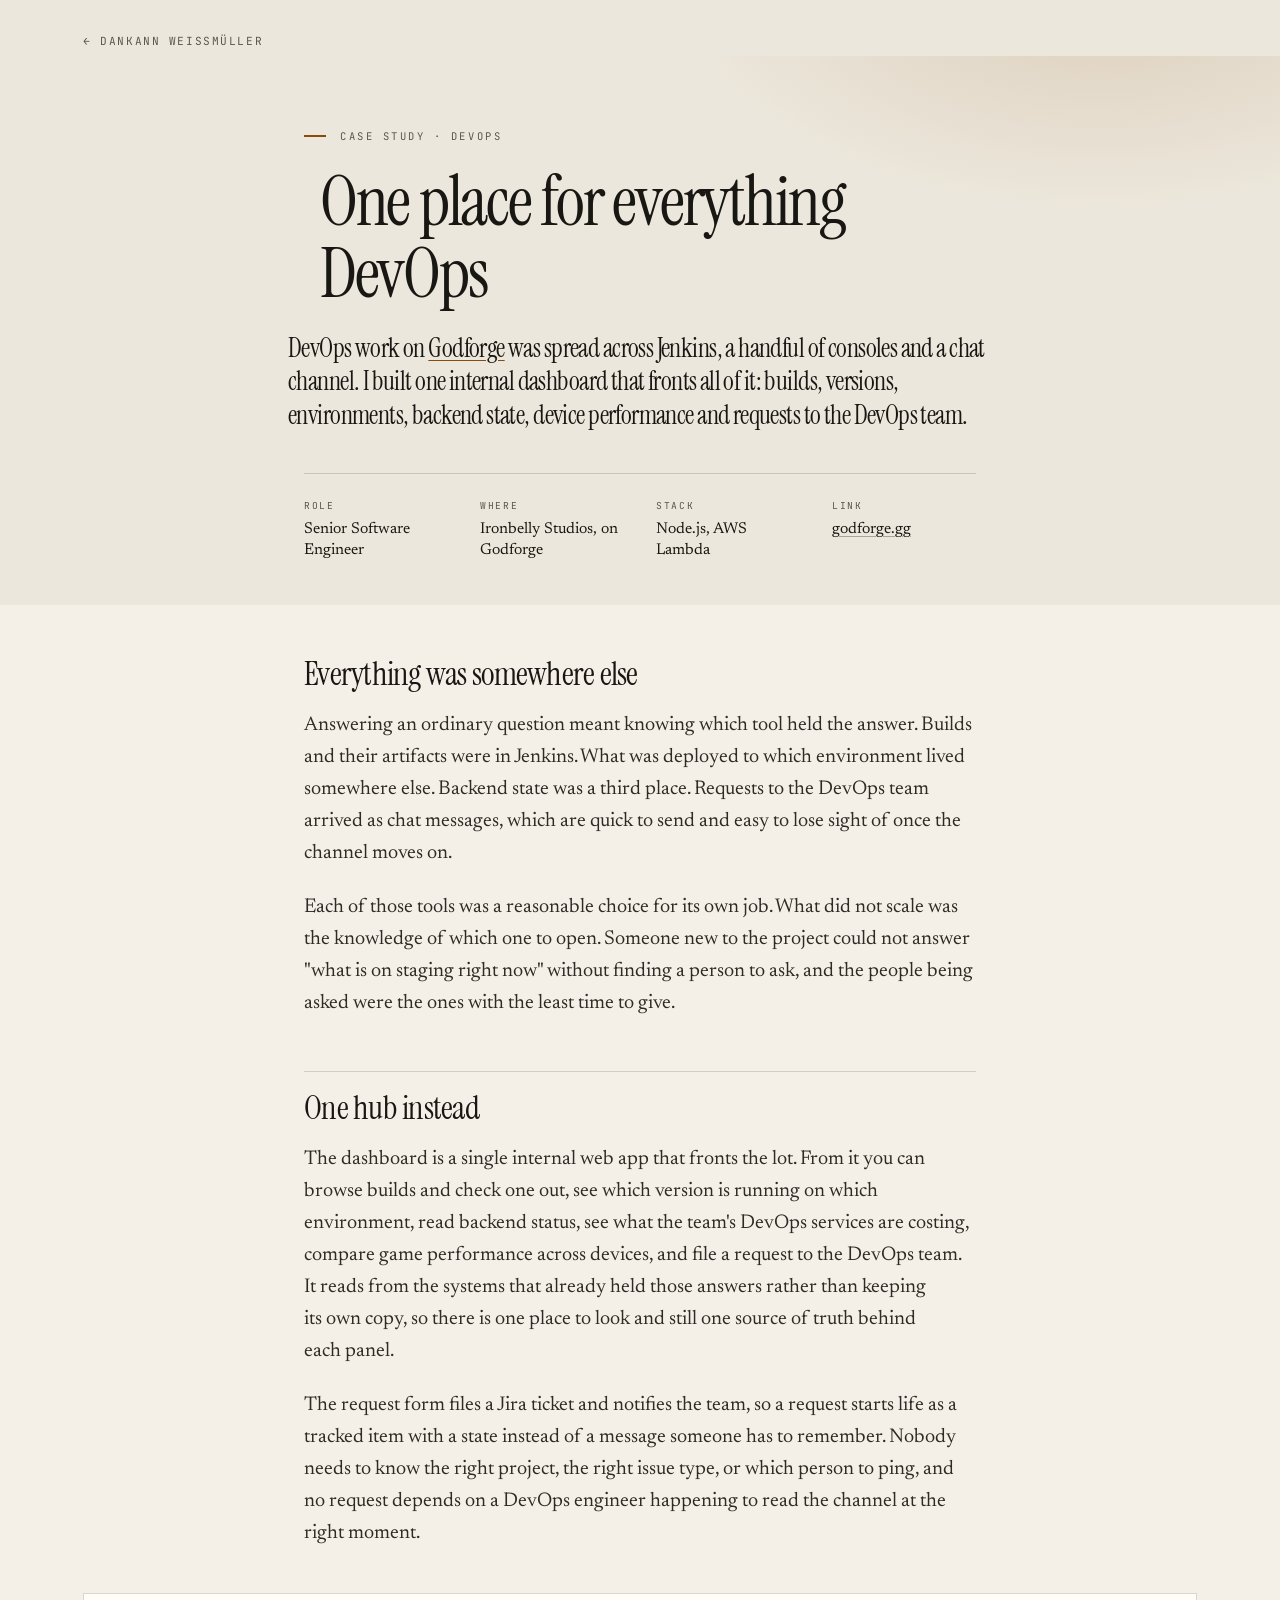
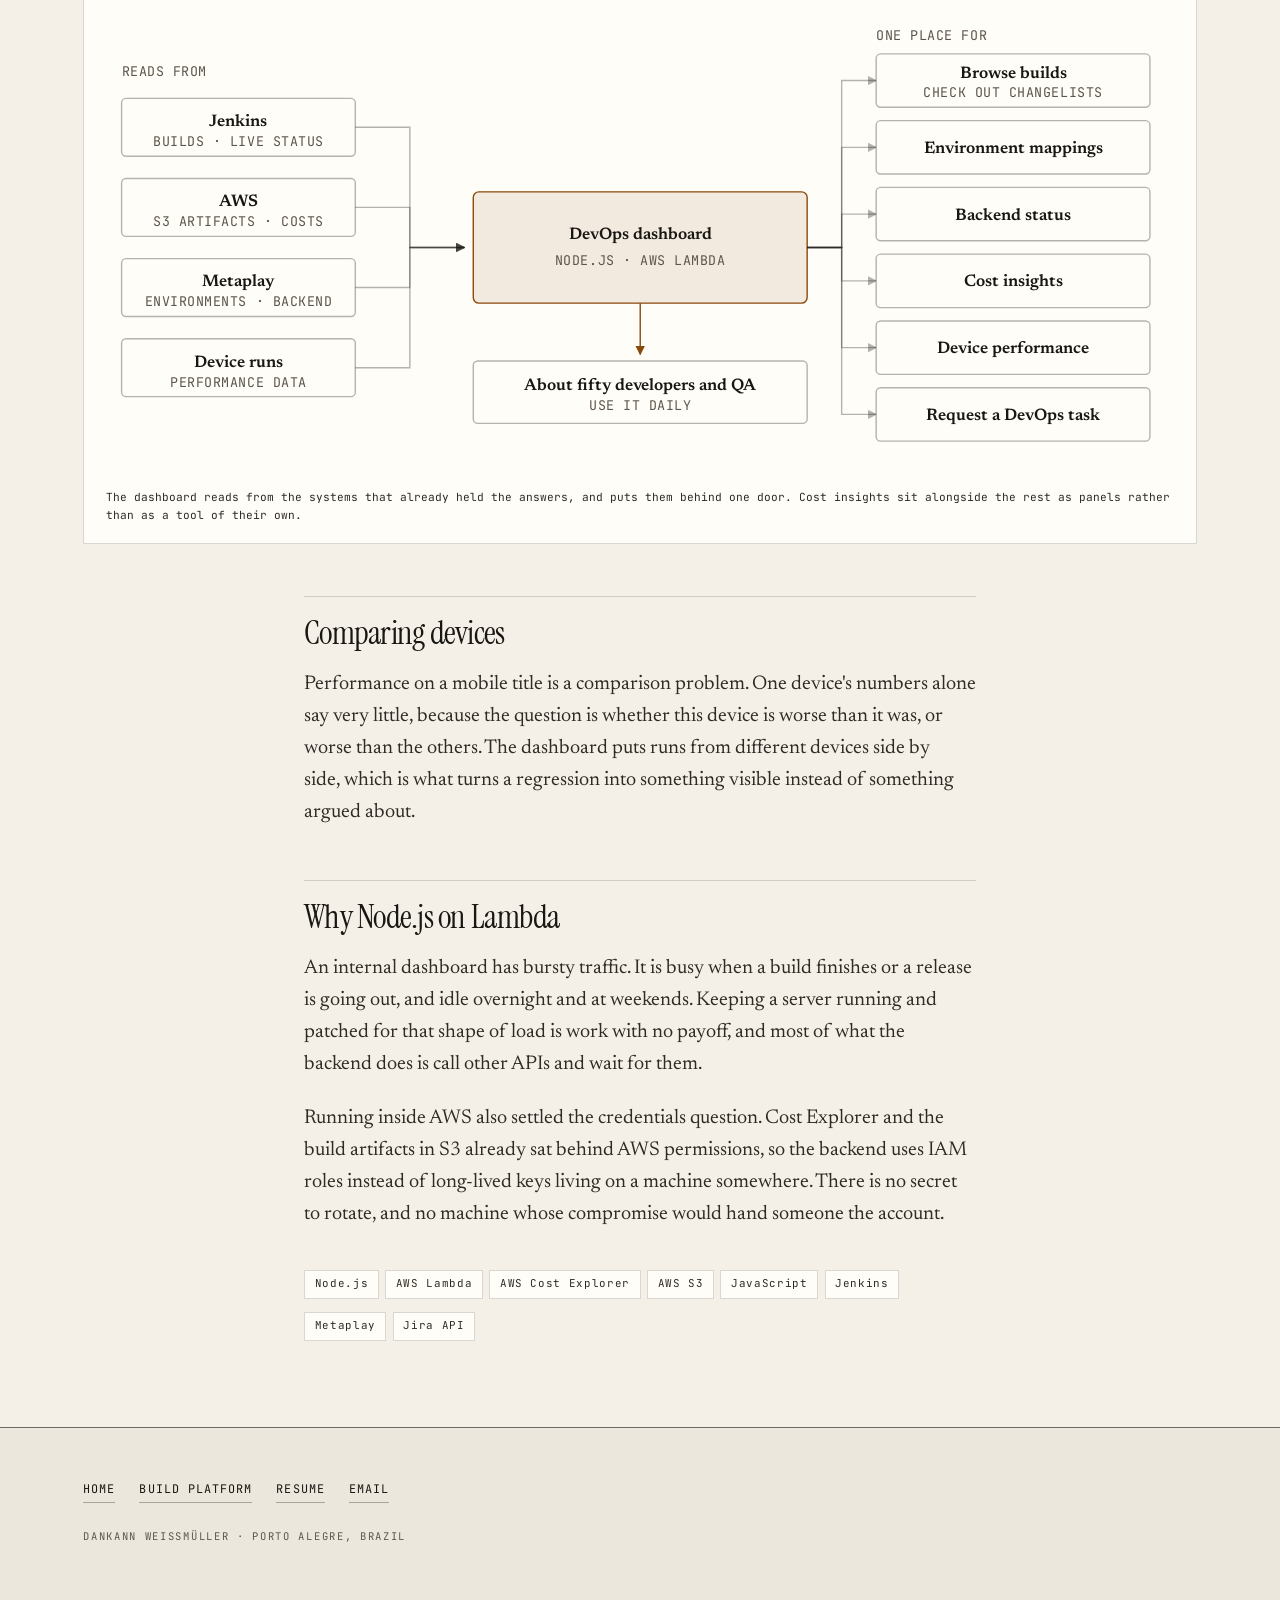
<file: work/devops-dashboard.html>
<!DOCTYPE html>
<html lang="en">
<head>
<meta charset="utf-8">
<meta name="viewport" content="width=device-width, initial-scale=1">
<title>One place for everything DevOps · Dankann Weissmüller</title>
<meta name="description" content="An internal DevOps dashboard for Godforge on Node.js and AWS Lambda: build checkout, versions, environments and backend state, cost insights across DevOps services, device performance comparison, and self-service requests to the DevOps team.">
<meta name="robots" content="index, follow">
<meta property="og:type" content="article">
<meta property="og:title" content="One place for everything DevOps">
<meta property="og:description" content="An internal dashboard on Node.js and AWS Lambda that fronts builds, versions, environments, backend state, cost insights and device performance for a team of roughly fifty.">
<meta property="og:url" content="https://dankann.github.io/work/devops-dashboard.html">
<meta property="og:image" content="https://dankann.github.io/assets/img/godforge.png">
<link rel="canonical" href="https://dankann.github.io/work/devops-dashboard.html">
<link rel="icon" href="data:image/svg+xml,%3Csvg xmlns='http://www.w3.org/2000/svg' viewBox='0 0 64 64'%3E%3Crect width='64' height='64' rx='13' fill='%230e1014'/%3E%3Ctext x='32' y='41' text-anchor='middle' font-family='Helvetica,Arial,sans-serif' font-size='24' font-weight='700' letter-spacing='-1' fill='%23e0a458'%3EDW%3C/text%3E%3C/svg%3E">
<link rel="preconnect" href="https://fonts.googleapis.com">
<link rel="preconnect" href="https://fonts.gstatic.com" crossorigin>
<link rel="stylesheet" href="https://fonts.googleapis.com/css2?family=Instrument+Serif:ital@0;1&family=JetBrains+Mono:wght@400;500&family=Newsreader:opsz,wght@6..72,400;6..72,600&display=swap">
<link rel="stylesheet" href="../style.css">
</head>
<body class="motion-reveal">

<div class="topbar">
  <div class="wrap"><a class="back" href="../index.html">&#8592; Dankann Weissmüller</a></div>
</div>

<header class="case-head">
  <div class="wrap">
    <p class="eyebrow">Case study · DevOps</p>
    <h1>One place for everything DevOps</h1>
    <p class="standfirst">DevOps work on <a href="https://godforge.gg/" rel="noopener">Godforge</a> was spread across Jenkins, a handful of consoles and a chat channel. I built one internal dashboard that fronts all of it: builds, versions, environments, backend state, device performance and requests to the DevOps team.</p>
    <dl class="facts">
      <div><dt>Role</dt><dd>Senior Software Engineer</dd></div>
      <div><dt>Where</dt><dd>Ironbelly Studios, on Godforge</dd></div>
      <div><dt>Stack</dt><dd>Node.js, AWS Lambda</dd></div>
      <div><dt>Link</dt><dd><a href="https://godforge.gg/" rel="noopener">godforge.gg</a></dd></div>
    </dl>
  </div>
</header>

<main class="case">
  <div class="wrap">

    <h2>Everything was somewhere else</h2>
    <p>Answering an ordinary question meant knowing which tool held the answer. Builds and their artifacts were in Jenkins. What was deployed to which environment lived somewhere else. Backend state was a third place. Requests to the DevOps team arrived as chat messages, which are quick to send and easy to lose sight of once the channel moves on.</p>
    <p>Each of those tools was a reasonable choice for its own job. What did not scale was the knowledge of which one to open. Someone new to the project could not answer "what is on staging right now" without finding a person to ask, and the people being asked were the ones with the least time to give.</p>

    <h2>One hub instead</h2>
    <p>The dashboard is a single internal web app that fronts the lot. From it you can browse builds and check one out, see which version is running on which environment, read backend status, see what the team's DevOps services are costing, compare game performance across devices, and file a request to the DevOps team. It reads from the systems that already held those answers rather than keeping its own copy, so there is one place to look and still one source of truth behind each panel.</p>
    <p>The request form files a Jira ticket and notifies the team, so a request starts life as a tracked item with a state instead of a message someone has to remember. Nobody needs to know the right project, the right issue type, or which person to ping, and no request depends on a DevOps engineer happening to read the channel at the right moment.</p>

    <figure>
      <svg viewBox="0 0 960 410" role="img" aria-labelledby="hub-title hub-desc">
        <title id="hub-title">The DevOps dashboard as a single hub</title>
        <desc id="hub-desc">Jenkins build and live status data, AWS Cost Explorer and S3 artifact buckets, Metaplay environment and backend state, and device performance runs all feed one DevOps dashboard running on Node.js and AWS Lambda. From that single place the team can browse builds and check out their changelists, see environment mappings, read backend status, see cost insights across DevOps services, compare device performance, and request a DevOps task. About fifty developers and QA use it daily.</desc>
        <defs>
          <marker id="hr" viewBox="0 0 9 9" refX="8" refY="4.5" markerWidth="7" markerHeight="7" orient="auto-start-reverse">
            <path class="dg-arrow" d="M0,0 L9,4.5 L0,9 z"/>
          </marker>
          <marker id="hr-a" viewBox="0 0 9 9" refX="8" refY="4.5" markerWidth="7" markerHeight="7" orient="auto-start-reverse">
            <path class="dg-arrow-accent" d="M0,0 L9,4.5 L0,9 z"/>
          </marker>
        </defs>

        <text class="dg-s" x="14" y="54">READS FROM</text>

        <rect class="dg-box" x="14" y="74" width="210" height="52" rx="4"/>
        <text class="dg-t" x="119" y="99" text-anchor="middle">Jenkins</text>
        <text class="dg-s" x="119" y="117" text-anchor="middle">BUILDS · LIVE STATUS</text>

        <rect class="dg-box" x="14" y="146" width="210" height="52" rx="4"/>
        <text class="dg-t" x="119" y="171" text-anchor="middle">AWS</text>
        <text class="dg-s" x="119" y="189" text-anchor="middle">S3 ARTIFACTS · COSTS</text>

        <rect class="dg-box" x="14" y="218" width="210" height="52" rx="4"/>
        <text class="dg-t" x="119" y="243" text-anchor="middle">Metaplay</text>
        <text class="dg-s" x="119" y="261" text-anchor="middle">ENVIRONMENTS · BACKEND</text>

        <rect class="dg-box" x="14" y="290" width="210" height="52" rx="4"/>
        <text class="dg-t" x="119" y="315" text-anchor="middle">Device runs</text>
        <text class="dg-s" x="119" y="333" text-anchor="middle">PERFORMANCE DATA</text>

        <path class="dg-line" d="M224,100 H273 V208 H322" marker-end="url(#hr)"/>
        <path class="dg-line" d="M224,172 H273 V208 H322" marker-end="url(#hr)"/>
        <path class="dg-line" d="M224,244 H273 V208 H322" marker-end="url(#hr)"/>
        <path class="dg-line" d="M224,316 H273 V208 H322" marker-end="url(#hr)"/>

        <rect class="dg-box-accent" x="330" y="158" width="300" height="100" rx="5"/>
        <text class="dg-t" x="480" y="200" text-anchor="middle">DevOps dashboard</text>
        <text class="dg-s" x="480" y="224" text-anchor="middle">NODE.JS · AWS LAMBDA</text>

        <path class="dg-line-accent" d="M480,258 V304" marker-end="url(#hr-a)"/>

        <rect class="dg-box" x="330" y="310" width="300" height="56" rx="4"/>
        <text class="dg-t" x="480" y="336" text-anchor="middle">About fifty developers and QA</text>
        <text class="dg-s" x="480" y="354" text-anchor="middle">USE IT DAILY</text>

        <text class="dg-s" x="692" y="22">ONE PLACE FOR</text>

        <path class="dg-line" d="M630,208 H661 V58 H692" marker-end="url(#hr)"/>
        <path class="dg-line" d="M630,208 H661 V118 H692" marker-end="url(#hr)"/>
        <path class="dg-line" d="M630,208 H661 V178 H692" marker-end="url(#hr)"/>
        <path class="dg-line" d="M630,208 H661 V238 H692" marker-end="url(#hr)"/>
        <path class="dg-line" d="M630,208 H661 V298 H692" marker-end="url(#hr)"/>
        <path class="dg-line" d="M630,208 H661 V358 H692" marker-end="url(#hr)"/>

        <rect class="dg-box" x="692" y="34" width="246" height="48" rx="4"/>
        <text class="dg-t" x="815" y="56" text-anchor="middle">Browse builds</text>
        <text class="dg-s" x="815" y="73" text-anchor="middle">CHECK OUT CHANGELISTS</text>

        <rect class="dg-box" x="692" y="94" width="246" height="48" rx="4"/>
        <text class="dg-t" x="815" y="123" text-anchor="middle">Environment mappings</text>

        <rect class="dg-box" x="692" y="154" width="246" height="48" rx="4"/>
        <text class="dg-t" x="815" y="183" text-anchor="middle">Backend status</text>

        <rect class="dg-box" x="692" y="214" width="246" height="48" rx="4"/>
        <text class="dg-t" x="815" y="243" text-anchor="middle">Cost insights</text>

        <rect class="dg-box" x="692" y="274" width="246" height="48" rx="4"/>
        <text class="dg-t" x="815" y="303" text-anchor="middle">Device performance</text>

        <rect class="dg-box" x="692" y="334" width="246" height="48" rx="4"/>
        <text class="dg-t" x="815" y="363" text-anchor="middle">Request a DevOps task</text>
      </svg>
      <figcaption>The dashboard reads from the systems that already held the answers, and puts them behind one door. Cost insights sit alongside the rest as panels rather than as a tool of their own.</figcaption>
    </figure>


    <h2>Comparing devices</h2>
    <p>Performance on a mobile title is a comparison problem. One device's numbers alone say very little, because the question is whether this device is worse than it was, or worse than the others. The dashboard puts runs from different devices side by side, which is what turns a regression into something visible instead of something argued about.</p>

    <h2>Why Node.js on Lambda</h2>
    <p>An internal dashboard has bursty traffic. It is busy when a build finishes or a release is going out, and idle overnight and at weekends. Keeping a server running and patched for that shape of load is work with no payoff, and most of what the backend does is call other APIs and wait for them.</p>
    <p>Running inside AWS also settled the credentials question. Cost Explorer and the build artifacts in S3 already sat behind AWS permissions, so the backend uses IAM roles instead of long-lived keys living on a machine somewhere. There is no secret to rotate, and no machine whose compromise would hand someone the account.</p>

    <ul class="stack">
      <li>Node.js</li>
      <li>AWS Lambda</li>
      <li>AWS Cost Explorer</li>
      <li>AWS S3</li>
      <li>JavaScript</li>
      <li>Jenkins</li>
      <li>Metaplay</li>
      <li>Jira API</li>
    </ul>

  </div>
</main>

<footer>
  <div class="wrap">
    <ul class="links">
      <li><a href="../index.html">Home</a></li>
      <li><a href="build-platform.html">Build platform</a></li>
      <li><a href="../Dankann-Weissmuller-Resume.pdf" download>Resume</a></li>
      <li><a href="mailto:dankann.weissmuller@gmail.com">Email</a></li>
    </ul>
    <p class="colophon">Dankann Weissmüller · Porto Alegre, Brazil</p>
  </div>
</footer>

</body>
</html>
</file>
<file: style.css>
/* Dankann Weissmüller, portfolio
   Editorial structure, cinematic surface. Dark first, light presentable.
   Motion is layered and gated at the bottom of this file. */

:root {
  --bg: #0c0b0a;
  --bg-deep: #070706;
  --panel: #141210;
  --text: #f3ede3;
  --muted: #a89d8e;
  --text-body: #e8e2d6;
  --line: rgba(243, 237, 227, 0.14);
  --line2: rgba(243, 237, 227, 0.32);
  --rule: rgba(243, 237, 227, 0.55);
  --accent: #e0a458;
  --accent-soft: rgba(224, 164, 88, 0.13);
  --glow: rgba(224, 164, 88, 0.26);
  --art-filter: saturate(1.02) contrast(1.04) brightness(0.86);
  --plate-shadow: 0 24px 60px rgba(0, 0, 0, 0.5);

  --serif: "Instrument Serif", Georgia, "Times New Roman", serif;
  --body: "Newsreader", Georgia, "Times New Roman", serif;
  --mono: "JetBrains Mono", ui-monospace, SFMono-Regular, "SF Mono", Menlo, Consolas, monospace;

  --wrap: 76rem;
  --prose: 34rem;
  --gut: clamp(1.25rem, 4vw, 3.25rem);
}

@media (prefers-color-scheme: light) {
  :root {
    --bg: #f4f0e8;
    --bg-deep: #ece7dc;
    --panel: #fffdf7;
    --text: #191713;
    --muted: #5d564c;
    --text-body: #2e2a24;
    --line: rgba(25, 23, 19, 0.16);
    --line2: rgba(25, 23, 19, 0.32);
    --rule: rgba(25, 23, 19, 0.6);
    --accent: #8a4a0c;
    --accent-soft: rgba(138, 74, 12, 0.1);
    --glow: rgba(138, 74, 12, 0.16);
    --art-filter: saturate(1.01) contrast(1.02);
    --plate-shadow: 0 1px 2px rgba(20, 20, 20, 0.06);
  }
}

*,
*::before,
*::after {
  box-sizing: border-box;
}

html {
  -webkit-text-size-adjust: 100%;
  scroll-behavior: smooth;
}

body {
  margin: 0;
  background: var(--bg);
  color: var(--text);
  font-family: var(--body);
  font-size: 1.25rem;
  line-height: 1.6;
  font-feature-settings: "kern", "liga";
  -webkit-font-smoothing: antialiased;
  overflow-wrap: break-word;
}

img {
  display: block;
  max-width: 100%;
}

p {
  margin: 0 0 1.1em;
  text-wrap: pretty;
}

h1,
h2,
h3 {
  margin: 0;
  font-family: var(--serif);
  font-weight: 400;
  line-height: 1.03;
  letter-spacing: -0.022em;
}

a {
  color: inherit;
  text-decoration-color: var(--line2);
  text-underline-offset: 3px;
  text-decoration-thickness: 1px;
}

a:hover {
  color: var(--accent);
  text-decoration-color: var(--accent);
}

:focus-visible {
  outline: 2px solid var(--accent);
  outline-offset: 3px;
  border-radius: 2px;
}

ul {
  margin: 0 0 1.1em;
  padding-left: 1.1em;
}

li {
  margin-bottom: 0.35em;
}

code {
  font-family: var(--mono);
  font-size: 0.85em;
}

.wrap {
  width: 100%;
  max-width: var(--wrap);
  margin: 0 auto;
  padding: 0 var(--gut);
}

/* Masthead ------------------------------------------------------------- */

.masthead {
  position: relative;
  isolation: isolate;
  overflow: hidden;
  padding: clamp(3rem, 9vw, 6.5rem) 0 0;
  background: var(--bg-deep);
}

.mast-art {
  position: absolute;
  inset: 0;
  z-index: -2;
}

.mast-art img {
  width: 100%;
  height: 100%;
  object-fit: cover;
  object-position: 68% 40%;
  filter: saturate(0.85) contrast(1.05) brightness(0.5);
  transform-origin: 60% 45%;
}

@media (prefers-color-scheme: light) {
  .mast-art img {
    filter: saturate(0.9) contrast(1.02) brightness(1.02);
    opacity: 0.5;
  }
}

.mast-scrim {
  position: absolute;
  inset: 0;
  z-index: -1;
  background:
    radial-gradient(46rem 26rem at 82% 8%, var(--glow), transparent 64%),
    linear-gradient(100deg, var(--bg-deep) 22%, rgba(12, 11, 10, 0.72) 52%, rgba(12, 11, 10, 0.42) 100%),
    linear-gradient(180deg, rgba(12, 11, 10, 0.5) 0%, rgba(12, 11, 10, 0.1) 40%, var(--bg) 100%);
}

@media (prefers-color-scheme: light) {
  .mast-scrim {
    background:
      radial-gradient(46rem 26rem at 82% 8%, var(--glow), transparent 64%),
      linear-gradient(100deg, var(--bg-deep) 20%, rgba(244, 240, 232, 0.8) 55%, rgba(244, 240, 232, 0.6) 100%),
      linear-gradient(180deg, rgba(244, 240, 232, 0.5) 0%, rgba(244, 240, 232, 0.2) 40%, var(--bg) 100%);
  }
}

.masthead h1 {
  font-size: clamp(3rem, 1.3rem + 9.4vw, 9.25rem);
  letter-spacing: -0.038em;
  line-height: 0.94;
  margin: 0 0 clamp(1.75rem, 5vw, 3.25rem);
  max-width: 18ch;
}

.mast-rule {
  display: grid;
  gap: 1.35rem;
  padding: 1.15rem 0 1.35rem;
  border-top: 1px solid var(--rule);
  border-bottom: 1px solid var(--line);
}

.tagline {
  font-family: var(--serif);
  font-size: clamp(1.45rem, 1.1rem + 1.5vw, 2.2rem);
  line-height: 1.12;
  letter-spacing: -0.018em;
  margin: 0;
}

.meta {
  font-family: var(--mono);
  font-size: 0.68rem;
  letter-spacing: 0.18em;
  text-transform: uppercase;
  color: var(--muted);
  margin: 0;
}

.links {
  display: flex;
  flex-wrap: wrap;
  gap: 0.45rem 1.5rem;
  list-style: none;
  margin: 0;
  padding: 0;
}

.links li {
  margin: 0;
}

.links a {
  display: inline-block;
  font-family: var(--mono);
  font-size: 0.74rem;
  letter-spacing: 0.09em;
  text-transform: uppercase;
  text-decoration: none;
  padding-bottom: 0.2rem;
  border-bottom: 1px solid var(--line2);
}

.links a:hover {
  border-color: var(--accent);
}

/* Sections ------------------------------------------------------------- */

section {
  padding: clamp(3.25rem, 7vw, 6rem) 0;
}

section + section {
  border-top: 1px solid var(--line);
}

.eyebrow {
  display: flex;
  align-items: center;
  gap: 0.85rem;
  font-family: var(--mono);
  font-size: 0.66rem;
  letter-spacing: 0.24em;
  text-transform: uppercase;
  color: var(--muted);
  margin: 0 0 clamp(1.75rem, 4vw, 2.5rem);
}

.eyebrow::before {
  content: "";
  width: 1.4rem;
  height: 2px;
  flex: none;
  background: var(--accent);
}

/* About ---------------------------------------------------------------- */

.about-grid {
  display: grid;
  gap: 1.75rem;
}

.standfirst {
  font-family: var(--serif);
  font-size: clamp(1.5rem, 1.15rem + 1.75vw, 2.4rem);
  line-height: 1.14;
  letter-spacing: -0.022em;
  margin: 0;
}

.standfirst strong {
  font-weight: 400;
  color: var(--accent);
}

.rest {
  color: var(--text-body);
  max-width: var(--prose);
}

.rest p:last-child {
  margin-bottom: 0;
}

.about-portrait {
  display: flex;
  gap: 0.9rem;
  margin: 0 0 0.5rem;
  padding: 0;
  background: none;
  border: 0;
  overflow-x: visible;
}

.about-portrait img {
  width: 10rem;
  height: 20rem;
  object-fit: cover;
  object-position: 50% 0;
  border: 1px solid var(--line);
  filter: var(--art-filter);
}

.about-portrait figcaption {
  writing-mode: vertical-rl;
  font-family: var(--mono);
  font-size: 0.66rem;
  line-height: 1.5;
  letter-spacing: 0.22em;
  text-transform: uppercase;
  color: var(--accent);
  margin: 0;
  min-width: 0;
}

.rest strong {
  color: var(--text);
  font-weight: 600;
}

/* Shipped, as plates --------------------------------------------------- */

.plates {
  list-style: none;
  margin: 0;
  padding: 0;
  display: grid;
  gap: clamp(2.5rem, 6vw, 4.5rem);
}

.plate {
  display: grid;
  gap: 1.25rem;
  margin: 0;
}

.frame {
  position: relative;
  overflow: hidden;
  background: var(--panel);
  border: 1px solid var(--line);
  box-shadow: var(--plate-shadow);
}

.hover-vid {
  position: absolute;
  inset: 0;
  width: 100%;
  height: 100%;
  object-fit: cover;
  opacity: 0;
  transition: opacity 0.35s ease;
  pointer-events: none;
}

.frame.playing .hover-vid {
  opacity: 1;
}

body.motion-off .hover-vid {
  transition: none;
}

.frame img {
  width: 100%;
  height: clamp(10rem, 30vw, 15rem);
  object-fit: cover;
  object-position: 50% 42%;
  filter: var(--art-filter);
}

.frame::after {
  content: "";
  position: absolute;
  inset: 0;
  background: linear-gradient(180deg, transparent 45%, rgba(7, 7, 6, 0.35) 100%);
  pointer-events: none;
}

@media (prefers-color-scheme: light) {
  .frame::after {
    display: none;
  }
}

.plate .frame a {
  display: block;
}

.plate .title {
  display: block;
  font-family: var(--serif);
  font-size: clamp(2.1rem, 1.4rem + 2.6vw, 3.4rem);
  line-height: 0.98;
  letter-spacing: -0.032em;
  margin-bottom: 0.7rem;
}

.plate .title a {
  color: inherit;
  text-decoration: none;
}

.plate .title a:hover {
  color: var(--accent);
}

.plate .when {
  display: block;
  font-family: var(--mono);
  font-size: 0.66rem;
  letter-spacing: 0.2em;
  text-transform: uppercase;
  color: var(--accent);
  margin-bottom: 1rem;
  padding-bottom: 0.9rem;
  border-bottom: 1px solid var(--line);
}

.plate .what {
  display: block;
  color: var(--text-body);
  max-width: 30rem;
}

/* Selected work, as an index ------------------------------------------- */

.index {
  list-style: none;
  margin: 0;
  padding: 0;
  border-top: 1px solid var(--rule);
}

.index li {
  margin: 0;
  border-bottom: 1px solid var(--line);
}

.index a {
  display: grid;
  gap: 1rem;
  padding: 1.7rem 0;
  text-decoration: none;
}

.index .k {
  font-family: var(--mono);
  font-size: 0.64rem;
  letter-spacing: 0.2em;
  text-transform: uppercase;
  color: var(--accent);
  margin: 0 0 0.8rem;
}

.index h3 {
  font-size: clamp(1.65rem, 1.15rem + 2.3vw, 3.05rem);
  max-width: 22ch;
}

.index p {
  color: var(--text-body);
  max-width: 30rem;
  font-size: 1.02rem;
  margin: 0;
}

.index .col2 {
  display: grid;
  gap: 1.1rem;
  justify-items: start;
}

.index .more {
  font-family: var(--mono);
  font-size: 0.66rem;
  letter-spacing: 0.16em;
  text-transform: uppercase;
  color: var(--accent);
}

.index .more::after {
  content: " \2192";
  display: inline-block;
}

/* Schematic fragments. Desktop only, the index stays text on small screens. */
.index .fig {
  display: none;
  width: 100%;
  height: auto;
}

/* Skills --------------------------------------------------------------- */

.skills {
  display: grid;
  gap: 2rem;
  margin: 0;
}

.skills dt {
  font-family: var(--mono);
  font-size: 0.64rem;
  letter-spacing: 0.18em;
  text-transform: uppercase;
  color: var(--accent);
  margin-bottom: 0.7rem;
  padding-top: 0.9rem;
  border-top: 1px solid var(--line);
}

.skills dd {
  margin: 0;
  color: var(--muted);
  font-size: 1.02rem;
}

.skills .tags {
  list-style: none;
  margin: 0;
  padding: 0;
  display: flex;
  flex-wrap: wrap;
  gap: 0.5rem;
}

.skills .tags li {
  font-family: var(--mono);
  font-size: 0.72rem;
  letter-spacing: 0.04em;
  padding: 0.3rem 0.7rem;
  border: 1px solid var(--line);
  border-radius: 999px;
  color: var(--muted);
}

/* Footer --------------------------------------------------------------- */

footer {
  border-top: 1px solid var(--rule);
  padding: 2.75rem 0 4.5rem;
  background: var(--bg-deep);
}

footer .links {
  margin-bottom: 1.5rem;
}

/* Home page: the contact panel above already carries the links. */
body:has(#contact) footer {
  padding: 1.6rem 0 2.25rem;
}

.colophon {
  font-family: var(--mono);
  font-size: 0.66rem;
  letter-spacing: 0.16em;
  text-transform: uppercase;
  color: var(--muted);
  margin: 0;
}

@media (min-width: 52rem) {
  .mast-rule {
    grid-template-columns: 1fr auto;
    align-items: end;
    gap: 2.5rem;
  }

  .mast-side {
    display: grid;
    gap: 1rem;
    justify-items: end;
    text-align: right;
  }

  .about-grid {
    grid-template-columns: 1.05fr 1fr;
    gap: clamp(2rem, 5vw, 5rem);
    align-items: start;
  }

  .about-portrait {
    grid-column: 1 / -1;
  }

  @media (min-width: 68rem) {
    .about-grid {
      grid-template-columns: auto 1.05fr 1fr;
      gap: clamp(2rem, 4vw, 3.25rem);
    }

    .about-grid .standfirst {
      font-size: clamp(1.5rem, 1.05rem + 1.5vw, 2.2rem);
    }

    .about-portrait {
      grid-column: auto;
    }

    .about-portrait img {
      width: 11rem;
      height: 38.75rem;
    }
  }

  .plate {
    grid-template-columns: 1fr 1fr;
    gap: clamp(1.75rem, 4vw, 4rem);
    align-items: center;
  }

  .plate:nth-child(even) .frame {
    order: 2;
  }

  .frame img {
    height: clamp(12rem, 21vw, 18rem);
  }

  .index a {
    grid-template-columns: 1fr 1fr 9rem;
    gap: clamp(1.5rem, 3.5vw, 3.75rem);
    align-items: start;
    padding: 2.25rem 0;
  }

  .index .col2 {
    padding-top: 0.45rem;
  }

  .index .fig {
    display: block;
    margin-top: 0.7rem;
  }

  .skills {
    grid-template-columns: 1fr 1fr;
    gap: 2rem clamp(2rem, 5vw, 5rem);
  }
}

/* Contact ---------------------------------------------------------------- */

/* The closing panel owns every contact link on the page, so the footer below
   it is a colophon only. One entry point per destination. */
#contact {
  background: var(--bg-deep);
  border-bottom: 1px solid var(--line);
}

.contact-grid {
  display: grid;
  gap: 2rem;
}

.invite {
  font-family: var(--serif);
  font-size: clamp(1.5rem, 1.15rem + 1.75vw, 2.4rem);
  line-height: 1.14;
  letter-spacing: -0.022em;
  margin: 0;
  max-width: 30ch;
}

.contact-side {
  display: grid;
  gap: 1.35rem;
  justify-items: start;
  align-content: start;
}

.cta {
  font-family: var(--serif);
  font-size: clamp(1.35rem, 1rem + 1.6vw, 2.1rem);
  line-height: 1.1;
  letter-spacing: -0.022em;
  text-decoration: none;
  color: var(--accent);
  padding-bottom: 0.35rem;
  border-bottom: 1px solid var(--accent);
  overflow-wrap: anywhere;
}

.cta:hover {
  color: var(--text);
  border-color: var(--text);
}

/* The status line: availability, location, timezone. One mono line per
   fact, no widget chrome, no indicator dot. */
.status {
  display: grid;
  gap: 0.4rem;
  font-family: var(--mono);
  font-size: 0.68rem;
  letter-spacing: 0.14em;
  text-transform: uppercase;
  line-height: 1.5;
  color: var(--muted);
  margin: 0;
}

.status span:first-child {
  color: var(--text);
}

@media (min-width: 52rem) {
  .contact-grid {
    grid-template-columns: 1.05fr 1fr;
    gap: clamp(2rem, 5vw, 5rem);
    align-items: start;
  }
}

/* Technical detail disclosure -------------------------------------------- */

.detail {
  max-width: 38rem;
  margin: 2rem 0 0;
  padding: 0 0 0.25rem;
  border-top: 1px solid var(--line);
  border-bottom: 1px solid var(--line);
}

.detail > summary {
  display: flex;
  align-items: baseline;
  gap: 0.7rem;
  padding: 0.95rem 0;
  cursor: pointer;
  font-family: var(--mono);
  font-size: 0.68rem;
  letter-spacing: 0.16em;
  text-transform: uppercase;
  color: var(--accent);
  list-style: none;
}

.detail > summary::-webkit-details-marker {
  display: none;
}

.detail > summary::before {
  content: "+";
  font-size: 0.9rem;
  line-height: 1;
  color: var(--accent);
}

.detail[open] > summary::before {
  content: "\2212";
}

.detail > summary:hover {
  color: var(--text);
}

.detail > summary:hover::before {
  color: var(--text);
}

.detail ul {
  margin: 0 0 1.1rem;
  padding-left: 1.1em;
}

.detail ul li {
  color: var(--text-body);
}

/* Case study ------------------------------------------------------------ */

.topbar {
  padding: 1.5rem 0 0;
  background: var(--bg-deep);
}

.back {
  font-family: var(--mono);
  font-size: 0.7rem;
  letter-spacing: 0.14em;
  text-transform: uppercase;
  text-decoration: none;
  color: var(--muted);
}

.back:hover {
  color: var(--accent);
}

.case-head {
  position: relative;
  isolation: isolate;
  overflow: hidden;
  padding: clamp(2.5rem, 7vw, 4.5rem) 0 2.75rem;
  background: var(--bg-deep);
}

.case-head::before {
  content: "";
  position: absolute;
  inset: 0;
  z-index: -1;
  background: radial-gradient(40rem 22rem at 86% -15%, var(--glow), transparent 68%);
}

.case-head .eyebrow {
  margin-bottom: 1.25rem;
}

.case-head .eyebrow,
.case-head h1,
.case-head .standfirst,
.case-head .facts {
  max-width: 42rem;
  margin-inline: auto;
}

.case-head h1 {
  font-size: clamp(2.2rem, 1.3rem + 4.2vw, 4.4rem);
  letter-spacing: -0.032em;
  max-width: 20ch;
  margin-bottom: 1.35rem;
}

.standfirst,
.case-head .standfirst {
  max-width: 44rem;
}

.case-head .standfirst {
  color: var(--text);
  font-size: clamp(1.2rem, 1rem + 1vw, 1.65rem);
  line-height: 1.28;
}

.case-head .standfirst a {
  text-decoration-color: var(--accent);
}

.facts {
  display: grid;
  grid-template-columns: repeat(auto-fit, minmax(9rem, 1fr));
  gap: 1.2rem 2rem;
  margin: 2.5rem 0 0;
  padding-top: 1.5rem;
  border-top: 1px solid var(--line);
}

.facts dt {
  font-family: var(--mono);
  font-size: 0.6rem;
  letter-spacing: 0.18em;
  text-transform: uppercase;
  color: var(--muted);
  margin-bottom: 0.35rem;
}

.facts dd {
  margin: 0;
  font-size: 0.98rem;
  line-height: 1.35;
  color: var(--text);
}

.case {
  padding: 3.25rem 0 5rem;
}

.case p,
.case ul,
.case h2 {
  max-width: 42rem;
  margin-inline: auto;
}

.case .detail {
  max-width: 42rem;
  margin-inline: auto;
}

.case p {
  color: var(--text-body);
}

.case strong {
  color: var(--text);
  font-weight: 600;
}

.case h2 {
  font-size: clamp(1.55rem, 1.2rem + 1.1vw, 2.1rem);
  margin: 3.25rem auto 1.1rem;
  padding-top: 1.2rem;
  border-top: 1px solid var(--line);
}

.case h2:first-child {
  margin-top: 0;
  padding-top: 0;
  border-top: 0;
}

.case ul li {
  color: var(--text-body);
  margin-bottom: 0.6em;
}

.case ul li::marker {
  color: var(--accent);
}

.stack {
  display: flex;
  flex-wrap: wrap;
  gap: 0.4rem;
  list-style: none;
  padding: 0;
  margin: 2.5rem 0 0;
  max-width: 38rem;
}

.stack li {
  font-family: var(--mono);
  font-size: 0.68rem;
  letter-spacing: 0.06em;
  padding: 0.3rem 0.6rem;
  border: 1px solid var(--line);
  color: var(--muted);
  background: var(--panel);
  margin: 0;
}

figure {
  max-width: 100%;
  margin: 2.75rem 0;
  padding: 1.35rem 1.35rem 1.1rem;
  background: var(--panel);
  border: 1px solid var(--line);
  overflow-x: auto;
}

figure svg {
  display: block;
  width: 100%;
  min-width: 44rem;
  height: auto;
}

figcaption {
  font-family: var(--mono);
  font-size: 0.7rem;
  line-height: 1.65;
  color: var(--text-body);
  margin-top: 1rem;
  min-width: 44rem;
}

figure.video {
  padding: 0;
  overflow: hidden;
}

figure.video .frame {
  aspect-ratio: 16 / 9;
  border: 0;
  box-shadow: none;
}

figure.video .frame::after {
  display: none;
}

figure.video iframe {
  display: block;
  width: 100%;
  height: 100%;
  border: 0;
}

figure.video figcaption {
  min-width: 0;
  margin: 0;
  padding: 0.9rem 1.25rem 1rem;
}

/* Diagram primitives */

.dg-box {
  fill: var(--panel);
  stroke: var(--line2);
  stroke-width: 1.25;
}

.dg-box-accent {
  fill: var(--accent-soft);
  stroke: var(--accent);
  stroke-width: 1.25;
}

.dg-zone {
  fill: none;
  stroke: var(--line2);
  stroke-width: 1;
  stroke-dasharray: 5 5;
}

.dg-line {
  fill: none;
  stroke: var(--line2);
  stroke-width: 1.25;
}

.dg-line-accent {
  fill: none;
  stroke: var(--accent);
  stroke-width: 1.25;
}

.dg-arrow {
  fill: var(--line2);
}

.dg-arrow-accent {
  fill: var(--accent);
}

.dg-t {
  fill: var(--text);
  font-family: var(--body);
  font-size: 15px;
  font-weight: 600;
}

.dg-s {
  fill: var(--muted);
  font-family: var(--mono);
  font-size: 12px;
  letter-spacing: 0.04em;
}

.dg-a {
  fill: var(--accent);
  font-family: var(--body);
  font-size: 15px;
  font-weight: 600;
}

/* Projects page: per-title depth ---------------------------------------- */

/* Unfilled content. Deliberately loud: this must not reach production
   unnoticed. Search the project for "tbd" to find every one. */
.tbd {
  font-family: var(--mono);
  font-size: 0.82em;
  letter-spacing: 0.02em;
  color: var(--accent);
  background: var(--accent-soft);
  border-bottom: 1px dashed var(--accent);
  padding: 0.05em 0.3em;
}

.case .case-lede {
  max-width: 38rem;
  font-family: var(--serif);
  font-size: clamp(1.25rem, 1.05rem + 0.9vw, 1.7rem);
  line-height: 1.24;
  letter-spacing: -0.018em;
  color: var(--text);
  margin: 0 0 clamp(2.5rem, 6vw, 4rem);
}

/* Projects page: the timeline -------------------------------------------
   Read forwards, 2016 to 2019. One row per release: the year column is a
   real timeline, a continuous rule with a node at each year, and the row
   carries screenshot, title, summary and platform on one line. The
   contributions sit under it behind a disclosure. */

.case .case-lede {
  max-width: 38rem;
  font-family: var(--serif);
  font-size: clamp(1.25rem, 1.05rem + 0.9vw, 1.7rem);
  line-height: 1.24;
  letter-spacing: -0.018em;
  color: var(--text);
  margin: 0 0 clamp(2.5rem, 6vw, 4rem);
}

.rows {
  position: relative;
  list-style: none;
  margin: 0;
  padding: 0;
  border-top: 1px solid var(--rule);
}

/* The connecting rule, running down the year column through every
   release and fading out after the last one. */
.rows::before {
  content: "";
  position: absolute;
  left: 0.3rem;
  top: 3.1rem;
  bottom: 1.5rem;
  width: 1px;
  background: linear-gradient(180deg, var(--accent) 0%, var(--line2) 14%, var(--line2) 78%, transparent 100%);
}

.rows-head {
  display: none;
}

.row {
  position: relative;
  display: grid;
  gap: 0.75rem 1.25rem;
  margin: 0;
  padding: 1.3rem 0;
  border-bottom: 1px solid var(--line);
  align-items: start;
}

/* The year, and its node on the rule. */
.case .row-year {
  position: relative;
  display: block;
  padding-left: 1.5rem;
  font-family: var(--serif);
  font-size: clamp(1.5rem, 1.25rem + 1vw, 2.1rem);
  line-height: 1;
  letter-spacing: -0.03em;
  color: var(--accent);
}

.case .row-year::before {
  content: "";
  position: absolute;
  left: 0;
  top: 0.28em;
  width: 0.62rem;
  height: 0.62rem;
  background: var(--bg);
  border: 1px solid var(--accent);
  border-radius: 50%;
  box-shadow: 0 0 0 0.28rem var(--bg);
}

.row:hover .row-year::before {
  background: var(--accent);
}

.row-thumb.slot {
  margin: 0;
  max-width: 11rem;
}

.row-thumb .slot-label {
  font-size: 0.56rem;
}

.row-thumb img,
img.row-thumb {
  display: block;
  width: 100%;
  max-width: 11rem;
  height: auto;
  aspect-ratio: 16 / 9;
  object-fit: cover;
  border: 1px solid var(--line);
  filter: var(--art-filter);
}

.case .row-main h2 {
  font-size: clamp(1.15rem, 1rem + 0.7vw, 1.5rem);
  letter-spacing: -0.024em;
  margin: 0 0 0.35rem;
  padding: 0;
  border-top: 0;
  max-width: 24ch;
}

.case .row-what {
  color: var(--muted);
  font-size: 0.96rem;
  margin: 0;
  max-width: 34rem;
}

.case .row-spec {
  display: flex;
  flex-wrap: wrap;
  gap: 0.2rem 0.9rem;
  font-family: var(--mono);
  font-size: 0.6rem;
  letter-spacing: 0.16em;
  text-transform: uppercase;
  color: var(--muted);
  margin: 0;
}

.row-more .detail {
  margin: 0;
  border: 0;
  max-width: none;
}

.row-more .detail > summary {
  padding: 0.2rem 0;
  font-size: 0.62rem;
}

.case .title-links {
  font-family: var(--mono);
  font-size: 0.7rem;
  letter-spacing: 0.06em;
  color: var(--muted);
  margin: 0;
}

.case .rows-close {
  color: var(--muted);
  max-width: 38rem;
  margin: clamp(2rem, 4vw, 3rem) 0 0;
}

/* Screenshot placeholder, same box as a real image so the swap is free. */
.slot {
  display: grid;
  place-items: center;
  width: 100%;
  aspect-ratio: 16 / 9;
  background: var(--panel);
  border: 1px dashed var(--line2);
}

.slot-label {
  font-family: var(--mono);
  font-size: 0.62rem;
  letter-spacing: 0.18em;
  text-transform: uppercase;
  text-align: center;
  line-height: 1.7;
  color: var(--muted);
}

@media (min-width: 62rem) {
  .rows-head {
    display: grid;
    grid-template-columns: 6rem 11rem 1fr auto;
    column-gap: 1.75rem;
    padding: 0 0 0.65rem;
    font-family: var(--mono);
    font-size: 0.58rem;
    letter-spacing: 0.2em;
    text-transform: uppercase;
    color: var(--muted);
  }

  .rows-head span:last-child {
    text-align: right;
  }

  .rows::before {
    top: 4rem;
  }

  .row {
    grid-template-columns: 6rem 11rem 1fr auto;
    column-gap: 1.75rem;
    row-gap: 0.6rem;
    align-items: baseline;
  }

  .row-thumb.slot,
  .row-thumb {
    grid-row: span 2;
    align-self: start;
  }

  .case .row-year {
    grid-row: span 2;
  }

  .row-spec {
    text-align: right;
    padding-top: 0.35rem;
  }

  .row-more {
    grid-column: 3 / -1;
  }
}

/* ======================================================================
   MOTION. Four levels, selected with a class on <body>:

     (no class)          hover and focus response only
     .motion-off         nothing moves at all
     .motion-reveal      hover + scroll-linked reveals   <- shipped default
     .motion-cinematic   reveals + masthead entrance, drifting glow,
                         slow key art zoom

   Scroll reveals use animation-timeline: view(), so they are CSS only and
   degrade to no animation in browsers without it. Every level respects
   prefers-reduced-motion.
   ====================================================================== */

/* Level 1 and up: hover and focus response. */
body:not(.motion-off) a,
body:not(.motion-off) .links a,
body:not(.motion-off) .index h3,
body:not(.motion-off) .frame img,
body:not(.motion-off) .index .more::after {
  transition: color 0.18s ease, border-color 0.18s ease,
    text-decoration-color 0.18s ease, transform 0.5s cubic-bezier(0.22, 1, 0.36, 1),
    filter 0.4s ease;
}

body:not(.motion-off) .index a:hover h3 {
  color: var(--accent);
}

body:not(.motion-off) .index a:hover .more::after {
  transform: translateX(5px);
}

body:not(.motion-off) .plate:hover .frame img {
  transform: scale(1.035);
  filter: saturate(1.06) contrast(1.05) brightness(0.95);
}

/* Level 2 and up: scroll-linked reveals, no script. */
@keyframes rise {
  from {
    opacity: 0;
    transform: translateY(1.75rem);
  }
  to {
    opacity: 1;
    transform: none;
  }
}

@keyframes wipe {
  from {
    clip-path: inset(0 100% 0 0);
  }
  to {
    clip-path: inset(0 0 0 0);
  }
}

@keyframes kenburns {
  from {
    transform: scale(1);
  }
  to {
    transform: scale(1.09);
  }
}

@keyframes drift {
  0%,
  100% {
    opacity: 0.85;
    transform: translate3d(0, 0, 0);
  }
  50% {
    opacity: 1;
    transform: translate3d(-1.5%, 1.5%, 0);
  }
}

@keyframes entrance {
  from {
    opacity: 0;
    transform: translateY(2.5rem);
  }
  to {
    opacity: 1;
    transform: none;
  }
}

@supports (animation-timeline: view()) {
  body.motion-reveal .reveal,
  body.motion-cinematic .reveal {
    animation: rise linear both;
    animation-timeline: view();
    animation-range: entry 4% cover 26%;
  }

  body.motion-cinematic .frame img {
    animation: kenburns linear both;
    animation-timeline: view();
    animation-range: cover 0% cover 100%;
  }

  body.motion-cinematic .index {
    animation: wipe linear both;
    animation-timeline: view();
    animation-range: entry 0% entry 60%;
  }
}

/* Level 3: the cinematic extras, on load and on loop. */
body.motion-cinematic .masthead h1,
body.motion-cinematic .mast-rule {
  animation: entrance 1s cubic-bezier(0.22, 1, 0.36, 1) both;
}

body.motion-cinematic .mast-rule {
  animation-delay: 0.12s;
}

body.motion-cinematic .mast-scrim {
  animation: drift 18s ease-in-out infinite;
}

body.motion-cinematic .mast-art img {
  animation: kenburns 24s ease-in-out infinite alternate;
}

@media (prefers-reduced-motion: reduce) {
  html {
    scroll-behavior: auto;
  }
  *,
  *::before,
  *::after {
    animation: none !important;
    transition: none !important;
  }
}
</file>
